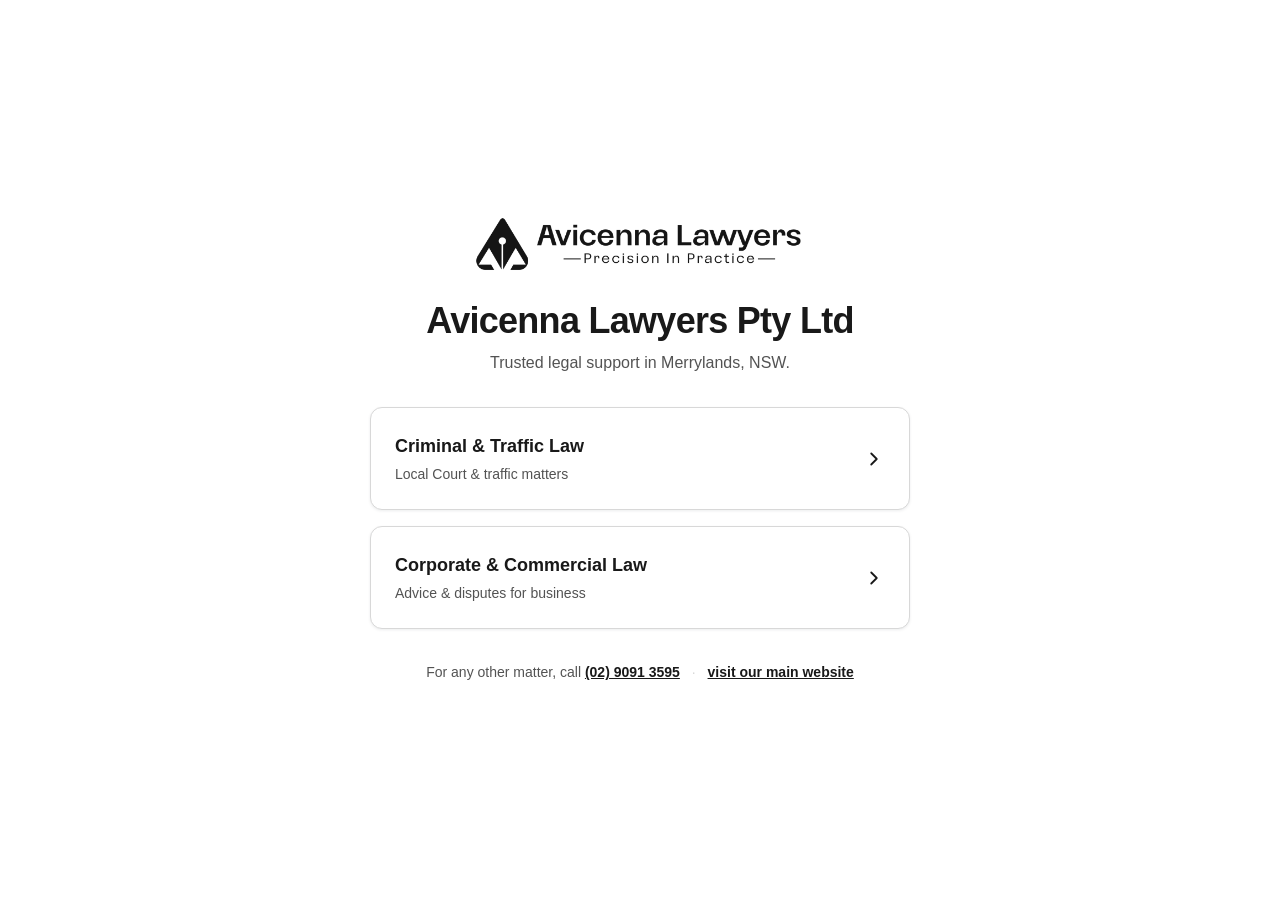
<file: index.html>
<!DOCTYPE html>
<!--
  ==========================================================================
  Avicenna Lawyers — Root splash ("choose your matter").
  Utility page so the bare domain resolves professionally instead of 404ing.
  Deliberately lightweight: reuses styles.css + the existing header logo,
  no theme class (neutral base tokens), no new assets. noindex.
  ==========================================================================
-->
<html lang="en-AU" class="no-js">
<head>
  <meta charset="UTF-8" />
  <meta name="viewport" content="width=device-width, initial-scale=1" />
  <title>Avicenna Lawyers Pty Ltd — Merrylands, NSW</title>
  <meta name="description" content="Avicenna Lawyers Pty Ltd — a boutique law firm in Merrylands, NSW. Choose your matter: criminal &amp; traffic, or corporate &amp; commercial." />
  <meta name="robots" content="noindex" />
  <meta name="theme-color" content="#191919" />
  <link rel="icon" type="image/png" href="assets/img/favicon.png" />
  <script>document.documentElement.classList.remove('no-js');document.documentElement.classList.add('js');</script>
  <link rel="stylesheet" href="styles.css" />
  <style>
    /* Scoped layout for the splash only — centred, mobile-first. */
    .splash { min-height: 100vh; min-height: 100svh; display: grid; place-items: center; padding: var(--sp-6) var(--sp-4); }
    .splash__inner { width: 100%; max-width: 540px; text-align: center; }
    .splash__logo { height: 52px; width: auto; margin: 0 auto var(--sp-5); }
    .splash h1 { font-size: var(--fs-xl); margin-bottom: var(--sp-2); }
    .splash__tagline { color: var(--text-soft); margin-bottom: var(--sp-6); }
    .splash__choices { display: grid; gap: var(--sp-4); text-align: left; }
    .choice {
      display: flex; align-items: center; justify-content: space-between; gap: var(--sp-4);
      padding: var(--sp-5); background: var(--surface); border: 1px solid var(--line);
      border-radius: var(--radius); box-shadow: var(--shadow-sm); text-decoration: none;
      color: var(--text); transition: border-color 0.15s ease, box-shadow 0.15s ease, transform 0.05s ease;
    }
    .choice:hover { border-color: var(--brand); box-shadow: var(--shadow); }
    .choice:active { transform: translateY(1px); }
    .choice__title { display: block; font-weight: 800; font-size: var(--fs-md); color: var(--text); }
    .choice__sub { display: block; font-size: var(--fs-sm); color: var(--text-soft); margin-top: 2px; }
    .choice__arrow { flex: none; color: var(--brand); }
    .splash__more { margin: var(--sp-6) 0 0; font-size: var(--fs-sm); color: var(--text-soft); }
    .splash__more a { font-weight: 700; }
    .splash__dot { margin: 0 var(--sp-2); color: var(--line); }
    @media (min-width: 720px) { .splash__logo { height: 60px; } .splash h1 { font-size: var(--fs-2xl); } }
  </style>
</head>
<body>
  <main class="splash">
    <div class="splash__inner">
      <img class="splash__logo" src="assets/img/logo-header.png" alt="Avicenna Lawyers" width="1210" height="218" loading="eager" decoding="async" />
      <h1>Avicenna Lawyers Pty Ltd</h1>
      <p class="splash__tagline">Trusted legal support in Merrylands, NSW.</p>

      <nav class="splash__choices" aria-label="Choose your matter">
        <a class="choice" href="/criminal-traffic">
          <span>
            <span class="choice__title">Criminal &amp; Traffic Law</span>
            <span class="choice__sub">Local Court &amp; traffic matters</span>
          </span>
          <svg class="choice__arrow" width="22" height="22" viewBox="0 0 24 24" fill="none" aria-hidden="true"><path d="M9 6l6 6-6 6" stroke="currentColor" stroke-width="2" stroke-linecap="round" stroke-linejoin="round"/></svg>
        </a>
        <a class="choice" href="/corporate-commercial">
          <span>
            <span class="choice__title">Corporate &amp; Commercial Law</span>
            <span class="choice__sub">Advice &amp; disputes for business</span>
          </span>
          <svg class="choice__arrow" width="22" height="22" viewBox="0 0 24 24" fill="none" aria-hidden="true"><path d="M9 6l6 6-6 6" stroke="currentColor" stroke-width="2" stroke-linecap="round" stroke-linejoin="round"/></svg>
        </a>
      </nav>

      <p class="splash__more">
        For any other matter, call
        <a href="tel:+61290913595">(02) 9091 3595</a>
        <span class="splash__dot" aria-hidden="true">·</span>
        <a href="https://avicennalawyers.com.au" rel="noopener">visit our main website</a>
      </p>
    </div>
  </main>
</body>
</html>
</file>
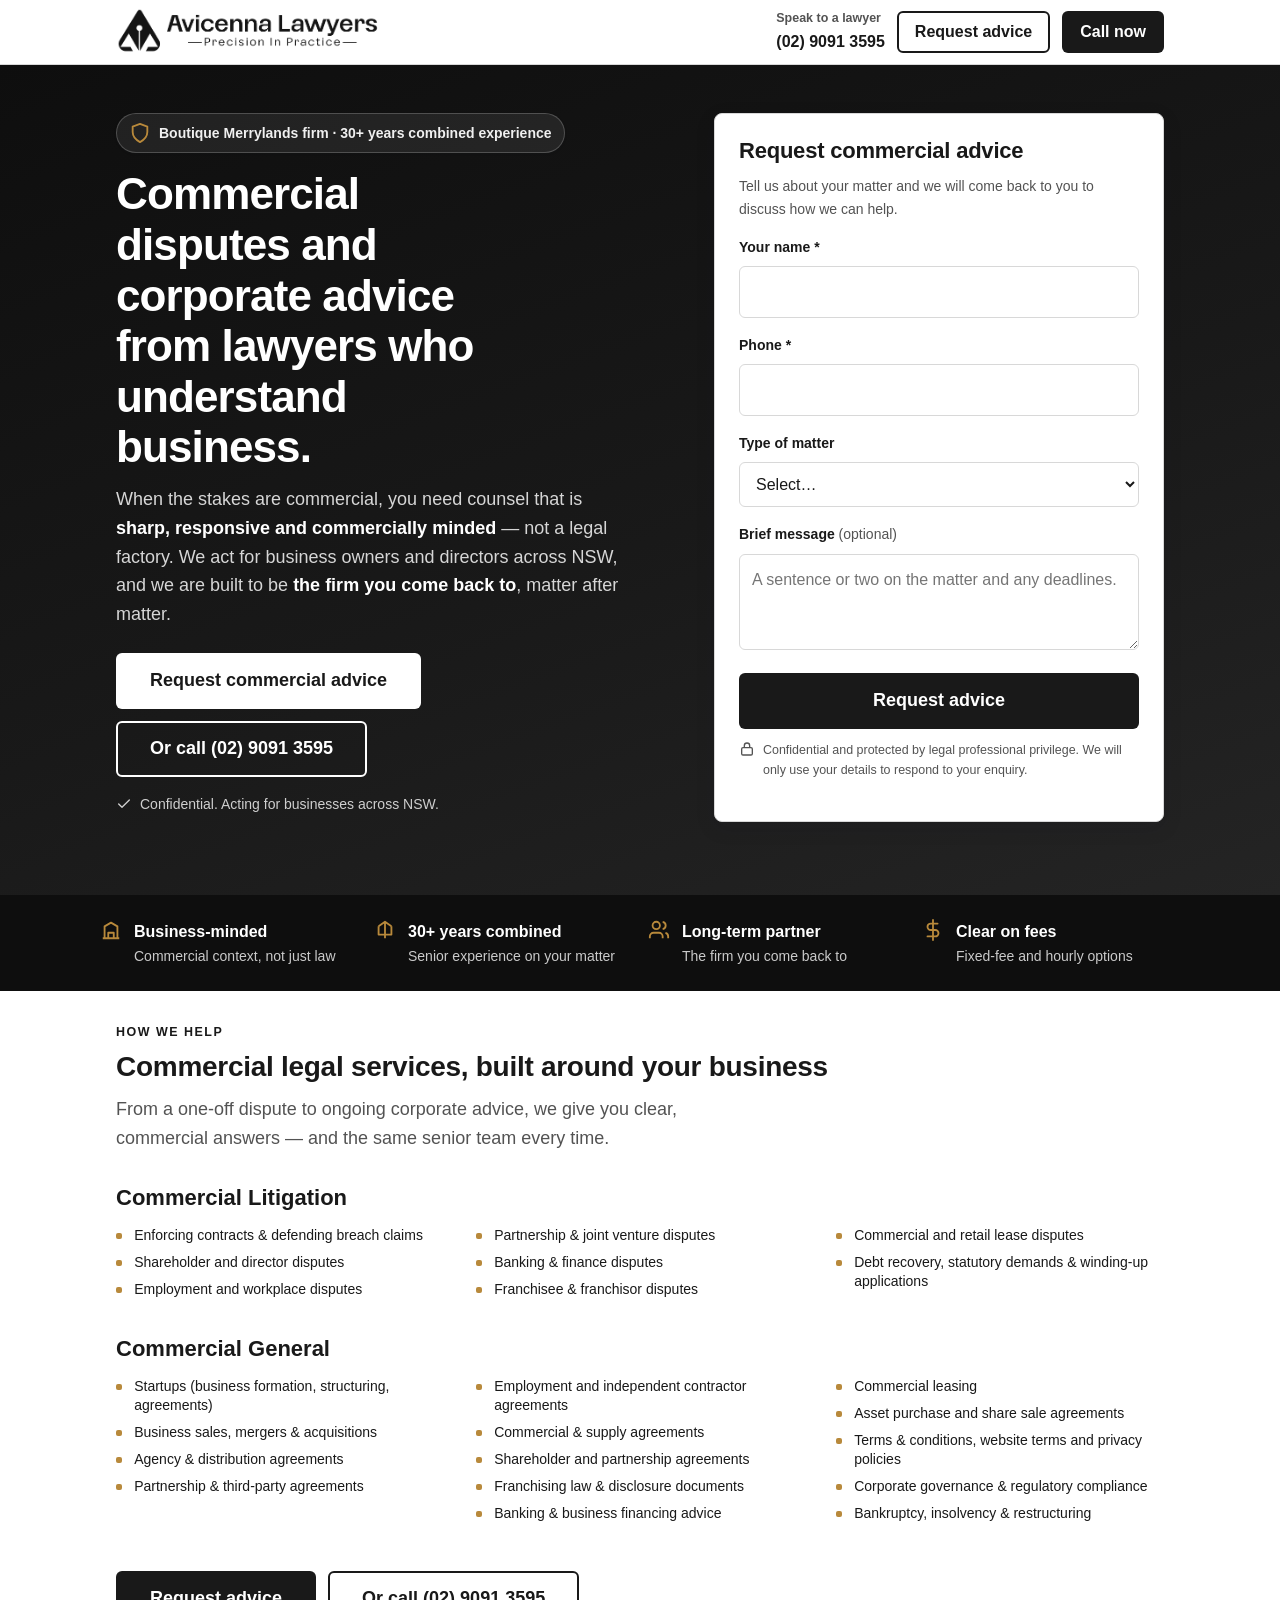
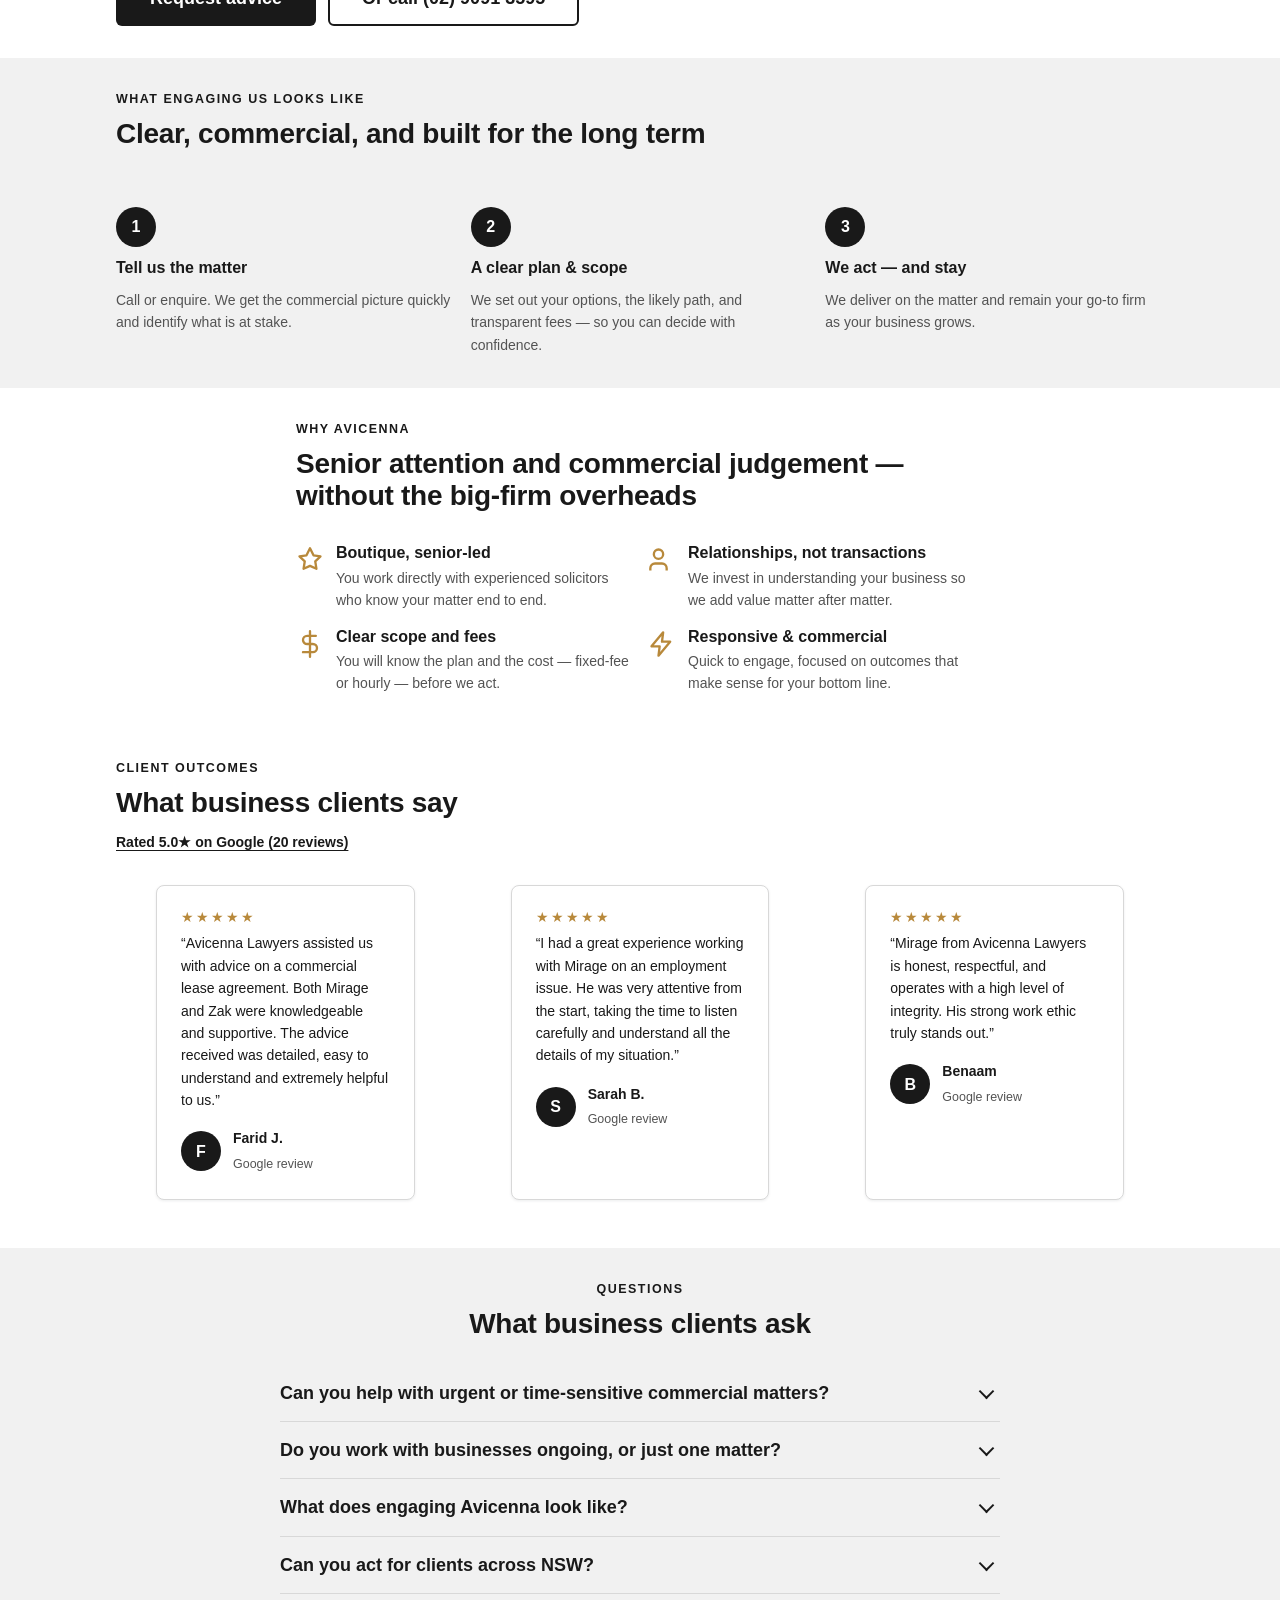
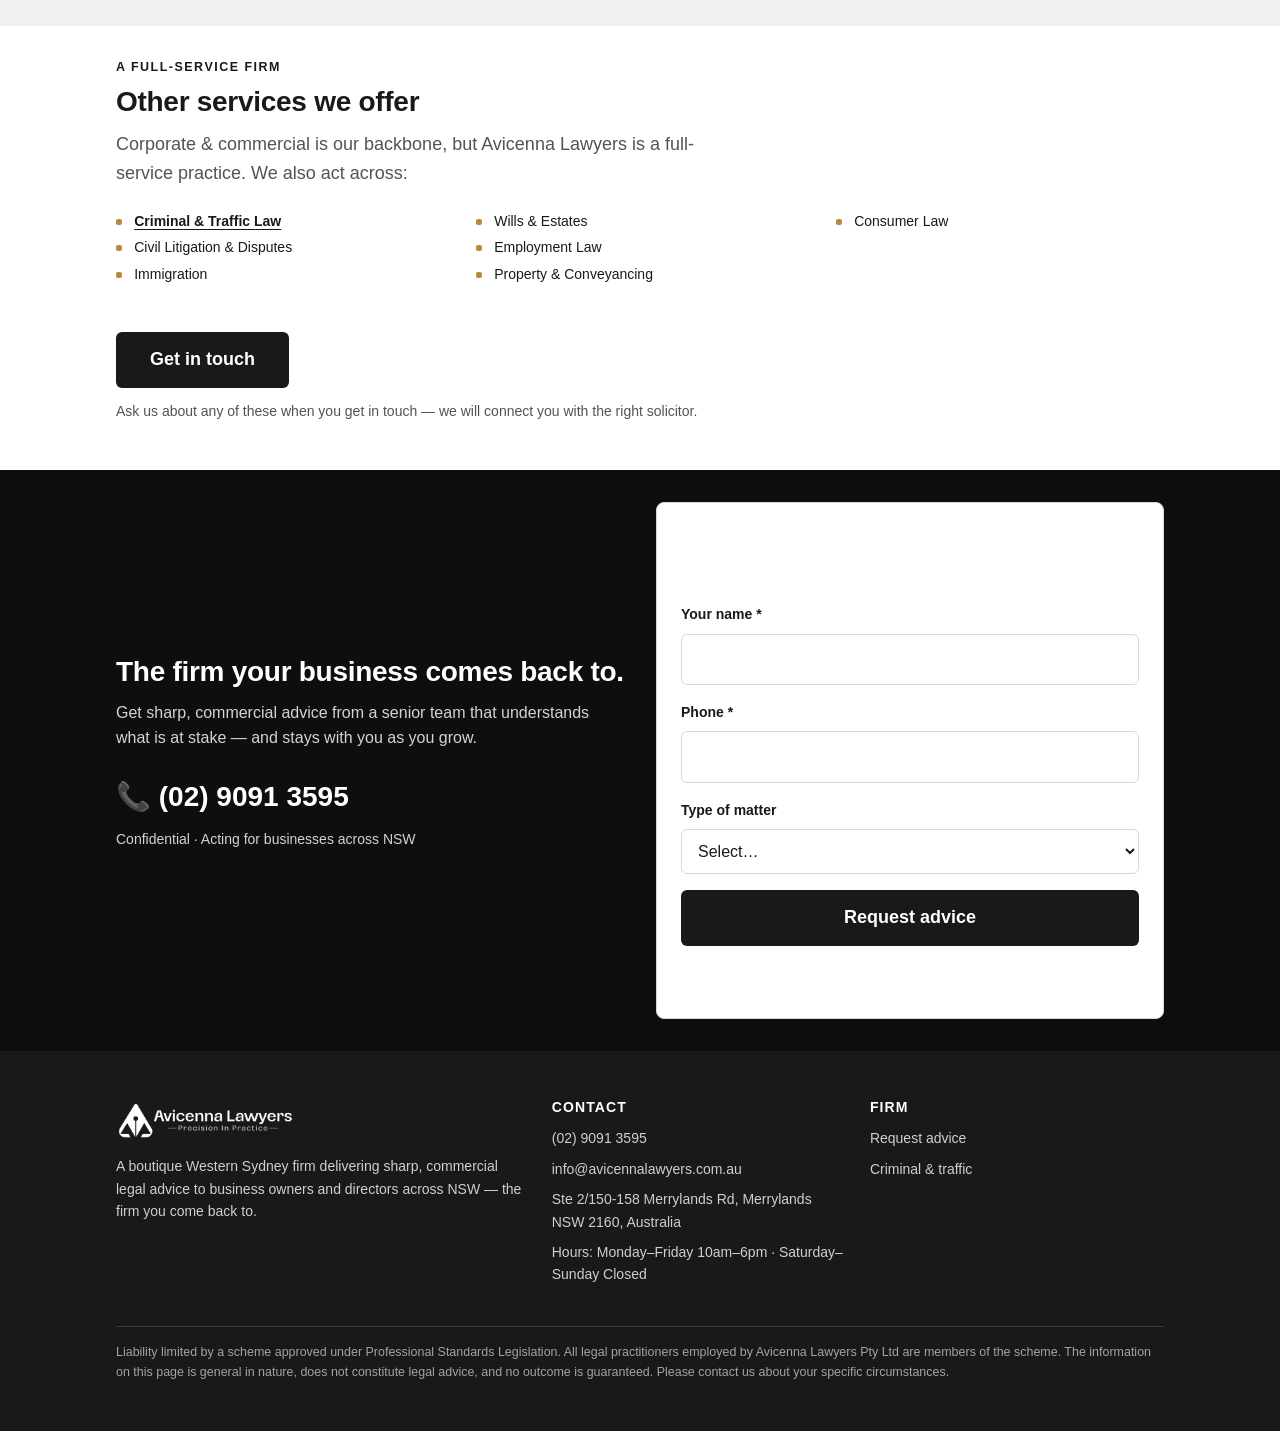
<file: corporate-commercial.html>
<!DOCTYPE html>
<!--
  ==========================================================================
  Avicenna Lawyers — Landing Page 2: Corporate & Commercial
  Google Ads conversion page. Sharp / confident / commercial.

  TODO — FILL BEFORE GOING LIVE (every placeholder on this page):
    [x] [[PHONE]]          - main phone number (header, hero, mobile bar, final CTA, footer)
    [x] [[PHONE_DIGITS]]   - same number, digits only for tel: (e.g. +61298000000)
    [x] [[EMAIL]]          - contact email (footer)
    [x] [[ADDRESS]]        - Merrylands NSW office address (footer)
    [x] [[ABN]]            - removed from footer (per client)
    [x] [[HOURS]]          - opening hours added to footer
    [x] Form endpoint      - wired to Google Apps Script web app (form action + CONFIG.FORM_ENDPOINT in main.js)
    [ ] GA4 / Ads IDs      - replace G-XXXXXXXXXX + AW-XXXXXXXXXX in the <head> gtag snippet
    [ ] Ads conv. labels   - add conversion labels to CONFIG.ADS_CONVERSIONS in main.js
    [x] Testimonials       - real Google reviews added; rating 5.0 / 20 reviews + reviews link wired
    [x] [[TODO confirm]]   - service lines set (Commercial Litigation + Commercial General); no free-consult on corporate
  ==========================================================================
-->
<html lang="en-AU" class="no-js">
<head>
  <meta charset="UTF-8" />
  <meta name="viewport" content="width=device-width, initial-scale=1" />
  <title>Commercial &amp; corporate lawyers who understand business | Avicenna Lawyers, Merrylands</title>
  <meta name="description" content="Commercial disputes and corporate advice from Avicenna Lawyers, Merrylands. A boutique Western Sydney firm acting for business owners and directors across NSW — the firm you come back to." />
  <meta name="robots" content="index,follow" />
  <meta name="theme-color" content="#191919" />
  <link rel="icon" type="image/png" href="assets/img/favicon.png" />
  <link rel="preconnect" href="https://script.google.com" />

  <!-- Google tag (gtag.js) — GA4 + Google Ads.
       TODO: replace G-XXXXXXXXXX (GA4 Measurement ID) and AW-XXXXXXXXXX (Google Ads Conversion ID). -->
  <script async src="https://www.googletagmanager.com/gtag/js?id=G-XXXXXXXXXX"></script>
  <script>
    window.dataLayer = window.dataLayer || [];
    function gtag(){dataLayer.push(arguments);}
    gtag('js', new Date());
    gtag('config', 'G-XXXXXXXXXX');   // GA4 Measurement ID
    gtag('config', 'AW-XXXXXXXXXX');  // Google Ads Conversion ID
  </script>

  <script>document.documentElement.classList.remove('no-js');document.documentElement.classList.add('js');</script>
  <link rel="stylesheet" href="styles.css" />
</head>
<body class="theme-corporate">
  <a class="skip-link" href="#enquiry">Skip to enquiry form</a>

  <!-- ============================== HEADER ============================== -->
  <header class="site-header">
    <div class="container site-header__inner">
      <a class="brand" href="#top" aria-label="Avicenna Lawyers home">
        <img class="brand__logo" src="assets/img/logo-header.png" alt="Avicenna Lawyers" width="1210" height="218" loading="eager" decoding="async" />
      </a>
      <div class="header-actions">
        <a class="header-phone" href="tel:+61290913595" data-conversion="call_header">
          <span>Speak to a lawyer</span>(02) 9091 3595
        </a>
        <a class="btn btn--ghost" href="#enquiry">Request advice</a>
        <a class="btn btn--primary" href="tel:+61290913595" data-conversion="call_header_btn">Call now</a>
      </div>
    </div>
  </header>

  <main id="top">
    <!-- ============================== HERO ============================== -->
    <section class="hero">
      <div class="container">
        <div class="hero__grid">
          <div>
            <span class="hero__credibility">
              <svg class="trust__icon" width="18" height="18" viewBox="0 0 24 24" fill="none" aria-hidden="true"><path d="M12 2 4 5v6c0 5 3.4 8.5 8 11 4.6-2.5 8-6 8-11V5l-8-3Z" stroke="currentColor" stroke-width="2" stroke-linejoin="round"/></svg>
              Boutique Merrylands firm · 30+ years combined experience
            </span>
            <h1>Commercial disputes and corporate advice from lawyers who understand business.</h1>
            <p class="hero__sub">
              When the stakes are commercial, you need counsel that is <strong>sharp, responsive and
              commercially minded</strong> — not a legal factory. We act for business owners and directors
              across NSW, and we are built to be <strong>the firm you come back to</strong>, matter after matter.
            </p>
            <div class="hero__cta">
              <a class="btn btn--primary btn--lg" href="#enquiry" data-conversion="hero_enquire">Request commercial advice</a>
              <a class="btn btn--ghost btn--lg" href="tel:+61290913595" data-conversion="hero_call">Or call (02) 9091 3595</a>
            </div>
            <p class="hero__reassure">
              <svg width="16" height="16" viewBox="0 0 24 24" fill="none" aria-hidden="true"><path d="M20 6 9 17l-5-5" stroke="currentColor" stroke-width="2" stroke-linecap="round" stroke-linejoin="round"/></svg>
              Confidential. Acting for businesses across NSW.
            </p>
          </div>

          <div id="enquiry" class="form-card">
            <h2>Request commercial advice</h2>
            <p class="form-card__hint">Tell us about your matter and we will come back to you to discuss how we can help.</p>
            <form class="lead-form" action="https://script.google.com/macros/s/AKfycbyVFiA5mJ1QDE_6fNYj-7Kh9RE9vsbh9xHDrc8HQ2Yl6l_O7NMRlylgyOsww6y41-XFHw/exec" method="post" novalidate data-form="corporate-commercial">
              <input type="hidden" name="page" value="corporate-commercial" />
              <div class="visually-hidden" aria-hidden="true">
                <label>Leave this blank<input type="text" name="_gotcha" tabindex="-1" autocomplete="off" /></label>
              </div>

              <div class="field">
                <label for="cc-name">Your name <span class="req" aria-hidden="true">*</span></label>
                <input id="cc-name" name="name" type="text" autocomplete="name" required />
                <span class="field__error">Please enter your name.</span>
              </div>
              <div class="field">
                <label for="cc-phone">Phone <span class="req" aria-hidden="true">*</span></label>
                <input id="cc-phone" name="phone" type="tel" inputmode="tel" autocomplete="tel" required />
                <span class="field__error">Please enter a phone number we can reach you on.</span>
              </div>
              <div class="field">
                <label for="cc-matter">Type of matter</label>
                <select id="cc-matter" name="matter">
                  <option value="">Select…</option>
                  <option>Commercial dispute / litigation</option>
                  <option>Contracts &amp; commercial agreements</option>
                  <option>Corporate advisory &amp; structuring</option>
                  <option>Debt recovery</option>
                  <option>Shareholder / partnership dispute</option>
                  <option>Business sale or purchase</option>
                  <option>Something else</option>
                </select>
              </div>
              <div class="field">
                <label for="cc-message">Brief message <span style="font-weight:400;color:var(--text-soft)">(optional)</span></label>
                <textarea id="cc-message" name="message" placeholder="A sentence or two on the matter and any deadlines."></textarea>
              </div>
              <button class="btn btn--primary btn--block btn--lg" type="submit" data-conversion="form_submit">Request advice</button>
              <p class="form-privacy">
                <svg width="16" height="16" viewBox="0 0 24 24" fill="none" aria-hidden="true" style="flex:none"><rect x="4" y="10" width="16" height="11" rx="2" stroke="currentColor" stroke-width="2"/><path d="M8 10V7a4 4 0 0 1 8 0v3" stroke="currentColor" stroke-width="2"/></svg>
                Confidential and protected by legal professional privilege. We will only use your details to respond to your enquiry.
              </p>
              <div class="form-status" role="status" aria-live="polite"></div>
            </form>
          </div>
        </div>
      </div>
    </section>

    <!-- ============================== TRUST STRIP ============================== -->
    <section class="trust" aria-label="Why businesses choose us">
      <div class="container trust__grid">
        <div class="trust__item">
          <svg class="trust__icon" viewBox="0 0 24 24" fill="none" aria-hidden="true"><path d="M3 21h18M5 21V8l7-4 7 4v13M9 21v-6h6v6" stroke="currentColor" stroke-width="2" stroke-linejoin="round"/></svg>
          <div><strong>Business-minded</strong><span>Commercial context, not just law</span></div>
        </div>
        <div class="trust__item">
          <svg class="trust__icon" viewBox="0 0 24 24" fill="none" aria-hidden="true"><path d="M12 3v18M5 8l7-5 7 5M5 8v9h14V8" stroke="currentColor" stroke-width="2" stroke-linejoin="round"/></svg>
          <div><strong>30+ years combined</strong><span>Senior experience on your matter</span></div>
        </div>
        <div class="trust__item">
          <svg class="trust__icon" viewBox="0 0 24 24" fill="none" aria-hidden="true"><path d="M16 21v-2a4 4 0 0 0-4-4H6a4 4 0 0 0-4 4v2M9 11a4 4 0 1 0 0-8 4 4 0 0 0 0 8ZM22 21v-2a4 4 0 0 0-3-3.87M16 3.13A4 4 0 0 1 16 11" stroke="currentColor" stroke-width="2" stroke-linejoin="round"/></svg>
          <div><strong>Long-term partner</strong><span>The firm you come back to</span></div>
        </div>
        <div class="trust__item">
          <svg class="trust__icon" viewBox="0 0 24 24" fill="none" aria-hidden="true"><path d="M12 1v22M17 5H9.5a3.5 3.5 0 0 0 0 7h5a3.5 3.5 0 0 1 0 7H6" stroke="currentColor" stroke-width="2" stroke-linecap="round" stroke-linejoin="round"/></svg>
          <div><strong>Clear on fees</strong><span>Fixed-fee and hourly options</span></div>
        </div>
      </div>
    </section>

    <!-- ============================== SERVICES ============================== -->
    <section class="section" aria-labelledby="help-h">
      <div class="container">
        <p class="section__eyebrow">How we help</p>
        <h2 id="help-h">Commercial legal services, built around your business</h2>
        <p class="section__lead">From a one-off dispute to ongoing corporate advice, we give you clear, commercial answers — and the same senior team every time.</p>

        <div class="matter-group">
          <h3 class="matter-group__title">Commercial Litigation</h3>
          <ul class="matter-list">
            <li>Enforcing contracts &amp; defending breach claims</li>
            <li>Shareholder and director disputes</li>
            <li>Employment and workplace disputes</li>
            <li>Partnership &amp; joint venture disputes</li>
            <li>Banking &amp; finance disputes</li>
            <li>Franchisee &amp; franchisor disputes</li>
            <li>Commercial and retail lease disputes</li>
            <li>Debt recovery, statutory demands &amp; winding-up applications</li>
          </ul>
        </div>

        <div class="matter-group">
          <h3 class="matter-group__title">Commercial General</h3>
          <ul class="matter-list">
            <li>Startups (business formation, structuring, agreements)</li>
            <li>Business sales, mergers &amp; acquisitions</li>
            <li>Agency &amp; distribution agreements</li>
            <li>Partnership &amp; third-party agreements</li>
            <li>Employment and independent contractor agreements</li>
            <li>Commercial &amp; supply agreements</li>
            <li>Shareholder and partnership agreements</li>
            <li>Franchising law &amp; disclosure documents</li>
            <li>Banking &amp; business financing advice</li>
            <li>Commercial leasing</li>
            <li>Asset purchase and share sale agreements</li>
            <li>Terms &amp; conditions, website terms and privacy policies</li>
            <li>Corporate governance &amp; regulatory compliance</li>
            <li>Bankruptcy, insolvency &amp; restructuring</li>
          </ul>
        </div>

        <div class="matter-cta">
          <a class="btn btn--primary btn--lg" href="#enquiry" data-conversion="services_enquire">Request advice</a>
          <a class="btn btn--ghost btn--lg" href="tel:+61290913595" data-conversion="services_call">Or call (02) 9091 3595</a>
        </div>
      </div>
    </section>

    <!-- ============================== PROCESS ============================== -->
    <section class="section section--alt" aria-labelledby="steps-h">
      <div class="container">
        <p class="section__eyebrow">What engaging us looks like</p>
        <h2 id="steps-h">Clear, commercial, and built for the long term</h2>
        <div class="steps" style="margin-top:var(--sp-6)">
          <div class="step">
            <div class="step__num">1</div>
            <h3>Tell us the matter</h3>
            <p>Call or enquire. We get the commercial picture quickly and identify what is at stake.</p>
          </div>
          <div class="step">
            <div class="step__num">2</div>
            <h3>A clear plan &amp; scope</h3>
            <p>We set out your options, the likely path, and transparent fees — so you can decide with confidence.</p>
          </div>
          <div class="step">
            <div class="step__num">3</div>
            <h3>We act — and stay</h3>
            <p>We deliver on the matter and remain your go-to firm as your business grows.</p>
          </div>
        </div>
      </div>
    </section>

    <!-- ============================== WHY AVICENNA ============================== -->
    <section class="section" aria-labelledby="why-h">
      <div class="container narrow">
        <p class="section__eyebrow">Why Avicenna</p>
        <h2 id="why-h">Senior attention and commercial judgement — without the big-firm overheads</h2>
        <div class="why-grid" style="margin-top:var(--sp-6)">
          <div class="why-item">
            <svg class="why-item__icon" viewBox="0 0 24 24" fill="none" aria-hidden="true"><path d="m12 2 3 6 6 .9-4.5 4.3 1 6.3L12 17l-5.5 2.5 1-6.3L3 8.9 9 8l3-6Z" stroke="currentColor" stroke-width="2" stroke-linejoin="round"/></svg>
            <div><h3>Boutique, senior-led</h3><p>You work directly with experienced solicitors who know your matter end to end.</p></div>
          </div>
          <div class="why-item">
            <svg class="why-item__icon" viewBox="0 0 24 24" fill="none" aria-hidden="true"><path d="M16 21v-2a4 4 0 0 0-4-4H6a4 4 0 0 0-4 4v2M9 11a4 4 0 1 0 0-8 4 4 0 0 0 0 8Z" stroke="currentColor" stroke-width="2"/></svg>
            <div><h3>Relationships, not transactions</h3><p>We invest in understanding your business so we add value matter after matter.</p></div>
          </div>
          <div class="why-item">
            <svg class="why-item__icon" viewBox="0 0 24 24" fill="none" aria-hidden="true"><path d="M12 1v22M17 5H9.5a3.5 3.5 0 0 0 0 7h5a3.5 3.5 0 0 1 0 7H6" stroke="currentColor" stroke-width="2" stroke-linecap="round" stroke-linejoin="round"/></svg>
            <div><h3>Clear scope and fees</h3><p>You will know the plan and the cost — fixed-fee or hourly — before we act.</p></div>
          </div>
          <div class="why-item">
            <svg class="why-item__icon" viewBox="0 0 24 24" fill="none" aria-hidden="true"><path d="M13 2 3 14h7l-1 8 10-12h-7l1-8Z" stroke="currentColor" stroke-width="2" stroke-linejoin="round"/></svg>
            <div><h3>Responsive &amp; commercial</h3><p>Quick to engage, focused on outcomes that make sense for your bottom line.</p></div>
          </div>
        </div>
      </div>
    </section>

    <!-- Multilingual section removed — the languages feature now appears on the criminal page only. -->

    <!-- ============================== TESTIMONIALS ============================== -->
    <section class="section" aria-labelledby="reviews-h">
      <div class="container">
        <p class="section__eyebrow">Client outcomes</p>
        <h2 id="reviews-h">What business clients say</h2>
        <p class="reviews-link"><a href="https://maps.app.goo.gl/AhYmFJUgGAVG3Uxz9" target="_blank" rel="noopener noreferrer">Rated 5.0★ on Google (20 reviews)</a></p>
        <div class="testimonials" style="margin-top:var(--sp-4)">
          <figure class="testimonial">
            <div class="testimonial__stars" role="img" aria-label="Rated 5 out of 5 stars">★★★★★</div>
            <p>“Avicenna Lawyers assisted us with advice on a commercial lease agreement. Both Mirage and Zak were knowledgeable and supportive. The advice received was detailed, easy to understand and extremely helpful to us.”</p>
            <figcaption class="testimonial__person">
              <span class="testimonial__avatar" aria-hidden="true">F</span>
              <span class="testimonial__meta"><strong>Farid J.</strong><span>Google review</span></span>
            </figcaption>
          </figure>
          <figure class="testimonial">
            <div class="testimonial__stars" role="img" aria-label="Rated 5 out of 5 stars">★★★★★</div>
            <p>“I had a great experience working with Mirage on an employment issue. He was very attentive from the start, taking the time to listen carefully and understand all the details of my situation.”</p>
            <figcaption class="testimonial__person">
              <span class="testimonial__avatar" aria-hidden="true">S</span>
              <span class="testimonial__meta"><strong>Sarah B.</strong><span>Google review</span></span>
            </figcaption>
          </figure>
          <figure class="testimonial">
            <div class="testimonial__stars" role="img" aria-label="Rated 5 out of 5 stars">★★★★★</div>
            <p>“Mirage from Avicenna Lawyers is honest, respectful, and operates with a high level of integrity. His strong work ethic truly stands out.”</p>
            <figcaption class="testimonial__person">
              <span class="testimonial__avatar" aria-hidden="true">B</span>
              <span class="testimonial__meta"><strong>Benaam</strong><span>Google review</span></span>
            </figcaption>
          </figure>
        </div>
      </div>
    </section>

    <!-- ============================== FAQ ============================== -->
    <section class="section section--alt" aria-labelledby="faq-h">
      <div class="container">
        <p class="section__eyebrow center">Questions</p>
        <h2 id="faq-h" class="center">What business clients ask</h2>
        <div class="faq" data-faq style="margin-top:var(--sp-5)">
          <div class="faq__item">
            <button class="faq__q" aria-expanded="false">Can you help with urgent or time-sensitive commercial matters?</button>
            <div class="faq__a"><div class="faq__a-inner">Yes. Commercial matters often move fast, so tell us your matter and any deadlines when you get in touch and we will prioritise it accordingly — and be upfront about the immediate steps worth taking.</div></div>
          </div>
          <div class="faq__item">
            <button class="faq__q" aria-expanded="false">Do you work with businesses ongoing, or just one matter?</button>
            <div class="faq__a"><div class="faq__a-inner">Both — but we are built for the long term. Many clients start with a single matter and stay with us as their regular commercial counsel. We invest in understanding your business so we add more value each time.</div></div>
          </div>
          <div class="faq__item">
            <button class="faq__q" aria-expanded="false">What does engaging Avicenna look like?</button>
            <div class="faq__a"><div class="faq__a-inner">A clear conversation about your matter, a scope of work and transparent fees, then we act. You deal with the same senior solicitors throughout — no being passed down a chain of juniors.</div></div>
          </div>
          <div class="faq__item">
            <button class="faq__q" aria-expanded="false">Can you act for clients across NSW?</button>
            <div class="faq__a"><div class="faq__a-inner">Yes. We are based in Merrylands but act for business clients across NSW, with much of the work handled by phone, video and email where that is efficient for you.</div></div>
          </div>
        </div>
      </div>
    </section>

    <!-- ============================== OTHER SERVICES ============================== -->
    <section class="section" aria-labelledby="other-h">
      <div class="container">
        <p class="section__eyebrow">A full-service firm</p>
        <h2 id="other-h">Other services we offer</h2>
        <p class="section__lead">Corporate &amp; commercial is our backbone, but Avicenna Lawyers is a full-service practice. We also act across:</p>
        <ul class="matter-list" style="margin-top:var(--sp-5)">
          <li><a href="criminal-traffic.html" style="text-decoration:underline;text-underline-offset:3px;font-weight:600">Criminal &amp; Traffic Law</a></li>
          <li>Civil Litigation &amp; Disputes</li>
          <li>Immigration</li>
          <li>Wills &amp; Estates</li>
          <li>Employment Law</li>
          <li>Property &amp; Conveyancing</li>
          <li>Consumer Law</li>
        </ul>
        <div class="matter-cta">
          <a class="btn btn--primary btn--lg" href="#enquiry" data-conversion="other_services_enquire">Get in touch</a>
        </div>
        <p class="matter-cta__note">Ask us about any of these when you get in touch — we will connect you with the right solicitor.</p>
      </div>
    </section>

    <!-- ============================== FINAL CTA ============================== -->
    <section class="section final-cta" aria-labelledby="final-h">
      <div class="container final-cta__grid">
        <div>
          <h2 id="final-h">The firm your business comes back to.</h2>
          <p>Get sharp, commercial advice from a senior team that understands what is at stake — and stays with you as you grow.</p>
          <a class="final-cta__phone" href="tel:+61290913595" data-conversion="final_call">📞 (02) 9091 3595</a>
          <p style="margin-top:var(--sp-2);font-size:var(--fs-sm)">Confidential · Acting for businesses across NSW</p>
        </div>
        <div class="form-card">
          <h2>Request commercial advice</h2>
          <p class="form-card__hint">Leave your details and we will be in touch to discuss your matter.</p>
          <form class="lead-form" action="https://script.google.com/macros/s/AKfycbyVFiA5mJ1QDE_6fNYj-7Kh9RE9vsbh9xHDrc8HQ2Yl6l_O7NMRlylgyOsww6y41-XFHw/exec" method="post" novalidate data-form="corporate-commercial-final">
            <input type="hidden" name="page" value="corporate-commercial" />
            <div class="visually-hidden" aria-hidden="true">
              <label>Leave this blank<input type="text" name="_gotcha" tabindex="-1" autocomplete="off" /></label>
            </div>
            <div class="field">
              <label for="cc2-name">Your name <span class="req" aria-hidden="true">*</span></label>
              <input id="cc2-name" name="name" type="text" autocomplete="name" required />
              <span class="field__error">Please enter your name.</span>
            </div>
            <div class="field">
              <label for="cc2-phone">Phone <span class="req" aria-hidden="true">*</span></label>
              <input id="cc2-phone" name="phone" type="tel" inputmode="tel" autocomplete="tel" required />
              <span class="field__error">Please enter a phone number we can reach you on.</span>
            </div>
            <div class="field">
              <label for="cc2-matter">Type of matter</label>
              <select id="cc2-matter" name="matter">
                <option value="">Select…</option>
                <option>Commercial dispute / litigation</option>
                <option>Contracts &amp; commercial agreements</option>
                <option>Corporate advisory &amp; structuring</option>
                <option>Debt recovery</option>
                <option>Shareholder / partnership dispute</option>
                <option>Business sale or purchase</option>
                <option>Something else</option>
              </select>
            </div>
            <button class="btn btn--primary btn--block btn--lg" type="submit" data-conversion="form_submit_final">Request advice</button>
            <p class="form-privacy">Confidential and protected by legal professional privilege.</p>
            <div class="form-status" role="status" aria-live="polite"></div>
          </form>
        </div>
      </div>
    </section>
  </main>

  <!-- ============================== FOOTER ============================== -->
  <footer class="site-footer">
    <div class="container site-footer__grid">
      <div>
        <a class="brand" href="#top" aria-label="Avicenna Lawyers home" style="margin-bottom:var(--sp-3)">
          <img class="footer-logo" src="assets/img/logo-footer.png" alt="Avicenna Lawyers" width="2048" height="500" loading="lazy" decoding="async" />
        </a>
        <p>A boutique Western Sydney firm delivering sharp, commercial legal advice to business owners and directors across NSW — the firm you come back to.</p>
      </div>
      <div>
        <h4>Contact</h4>
        <ul>
          <li><a href="tel:+61290913595" data-conversion="call_footer">(02) 9091 3595</a></li>
          <li><a href="mailto:info@avicennalawyers.com.au">info@avicennalawyers.com.au</a></li>
          <li>Ste 2/150-158 Merrylands Rd, Merrylands NSW 2160, Australia</li>
          <li>Hours: Monday–Friday 10am–6pm · Saturday–Sunday Closed</li>
        </ul>
      </div>
      <div>
        <h4>Firm</h4>
        <ul>
          <li><a href="#enquiry">Request advice</a></li>
          <li><a href="criminal-traffic.html">Criminal &amp; traffic</a></li>
        </ul>
      </div>
    </div>
    <div class="container">
      <p class="site-footer__legal">
        Liability limited by a scheme approved under Professional Standards Legislation. All legal practitioners employed by Avicenna Lawyers Pty Ltd are members of the scheme.
        The information on this page is general in nature, does not constitute legal advice, and no outcome is guaranteed. Please contact us about your specific circumstances.
      </p>
    </div>
  </footer>

  <!-- ============================== MOBILE STICKY CTA ============================== -->
  <nav class="mobile-cta" aria-label="Quick contact">
    <a class="btn btn--primary" href="tel:+61290913595" data-conversion="call_mobilebar">Call now</a>
    <a class="btn btn--ghost" href="#enquiry" data-conversion="enquire_mobilebar">Request advice</a>
  </nav>

  <script src="main.js" defer></script>
</body>
</html>
</file>
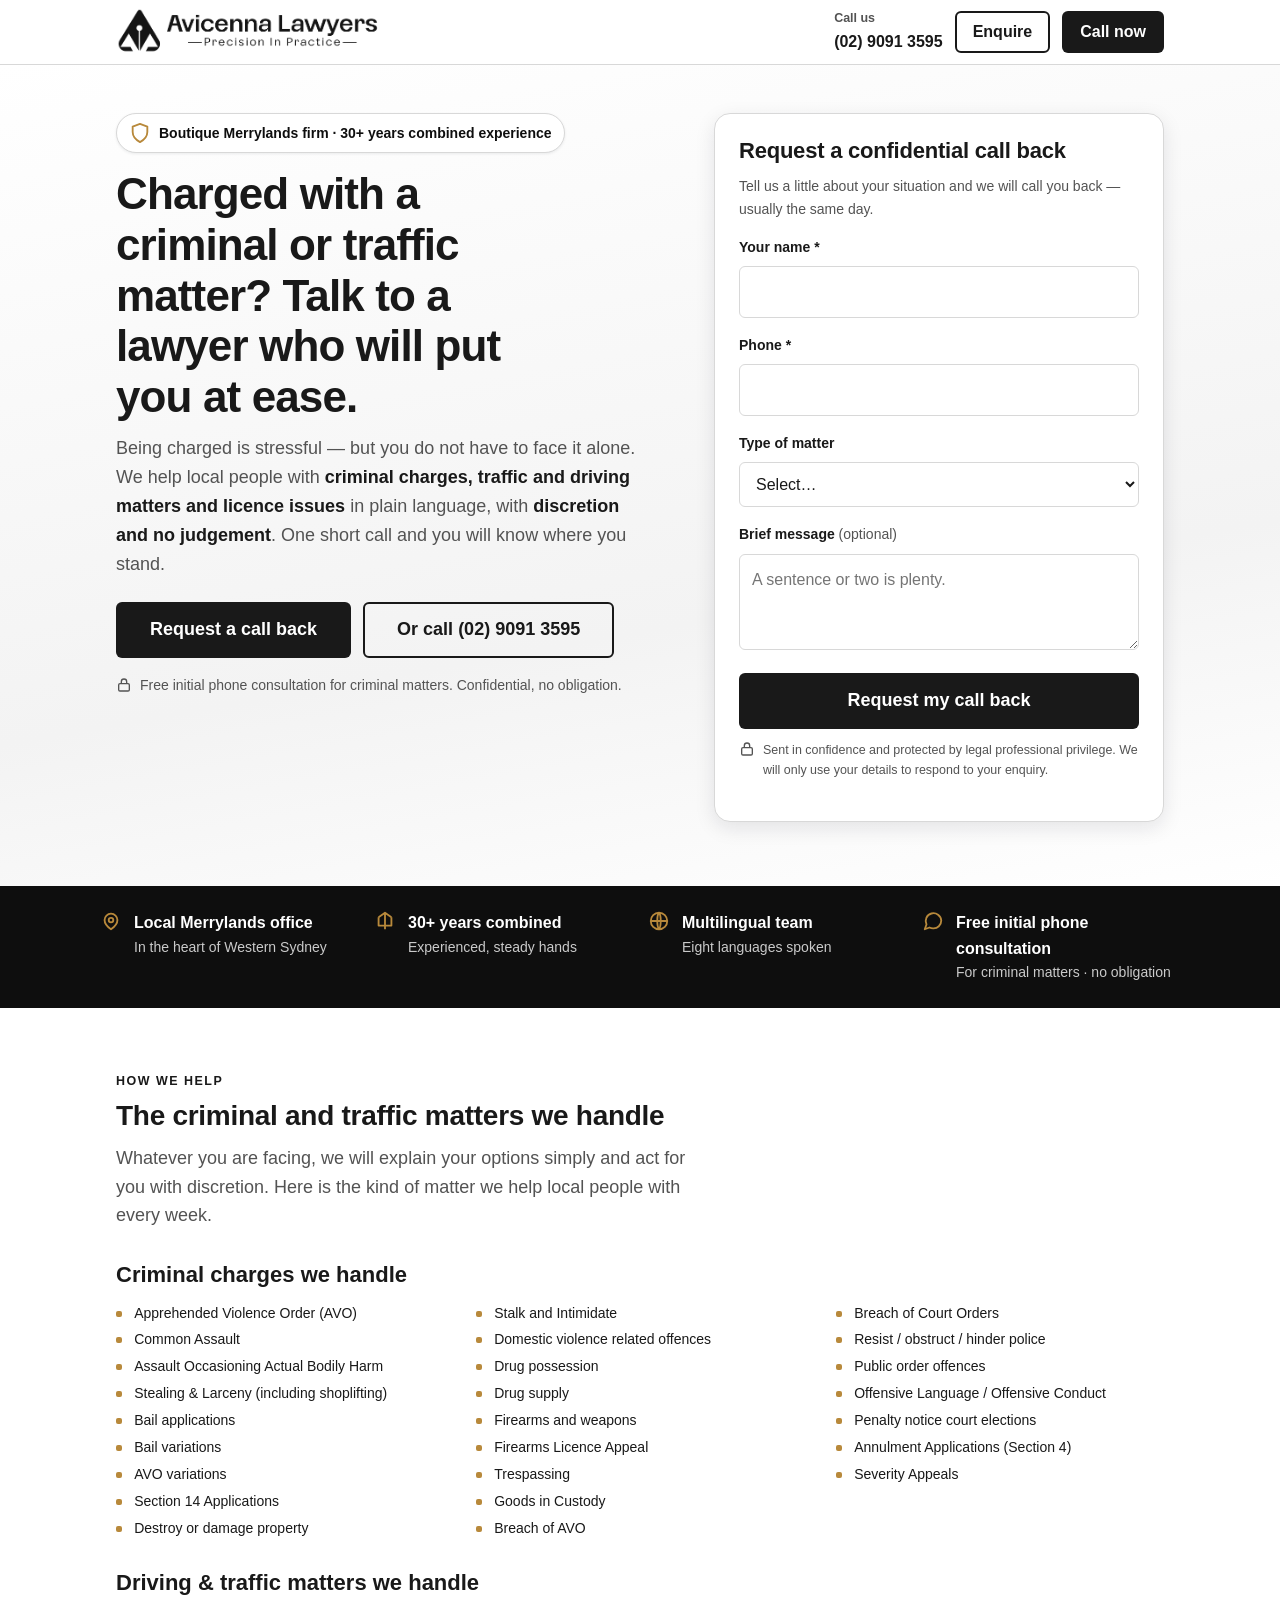
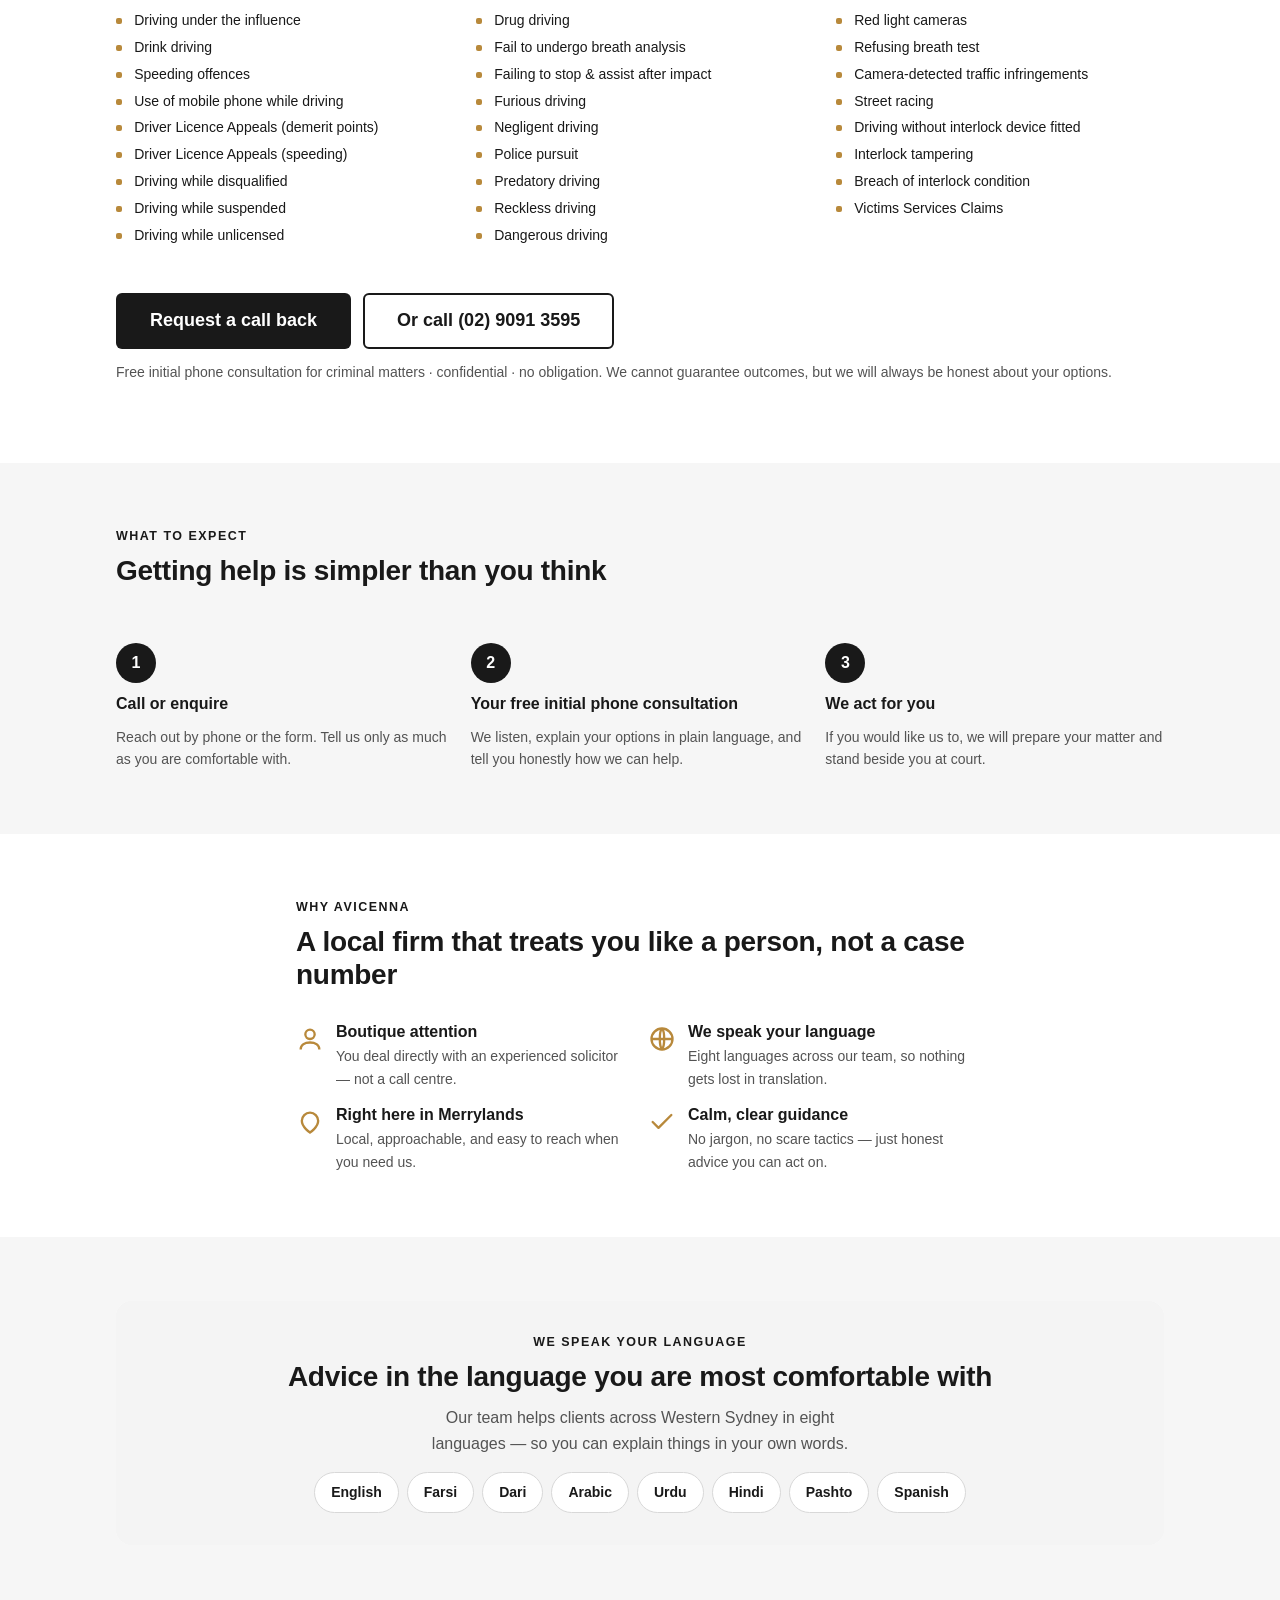
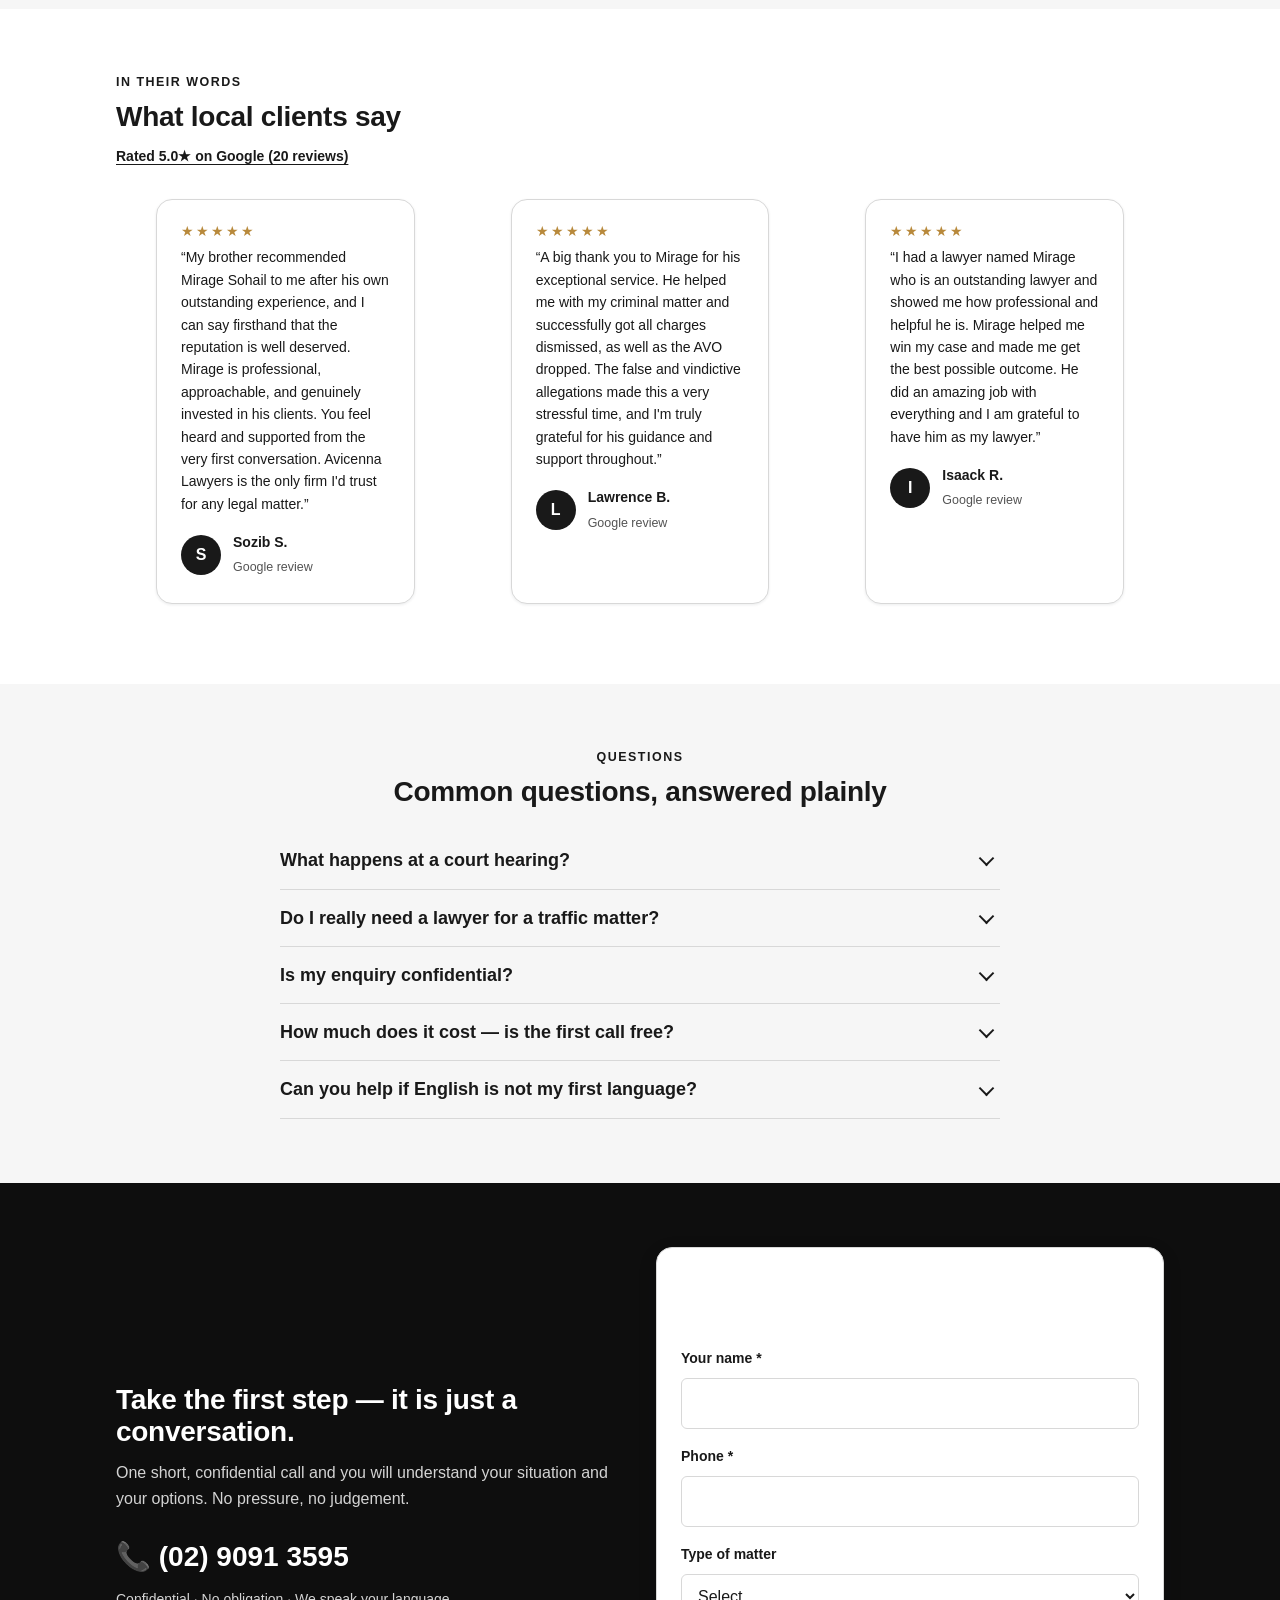
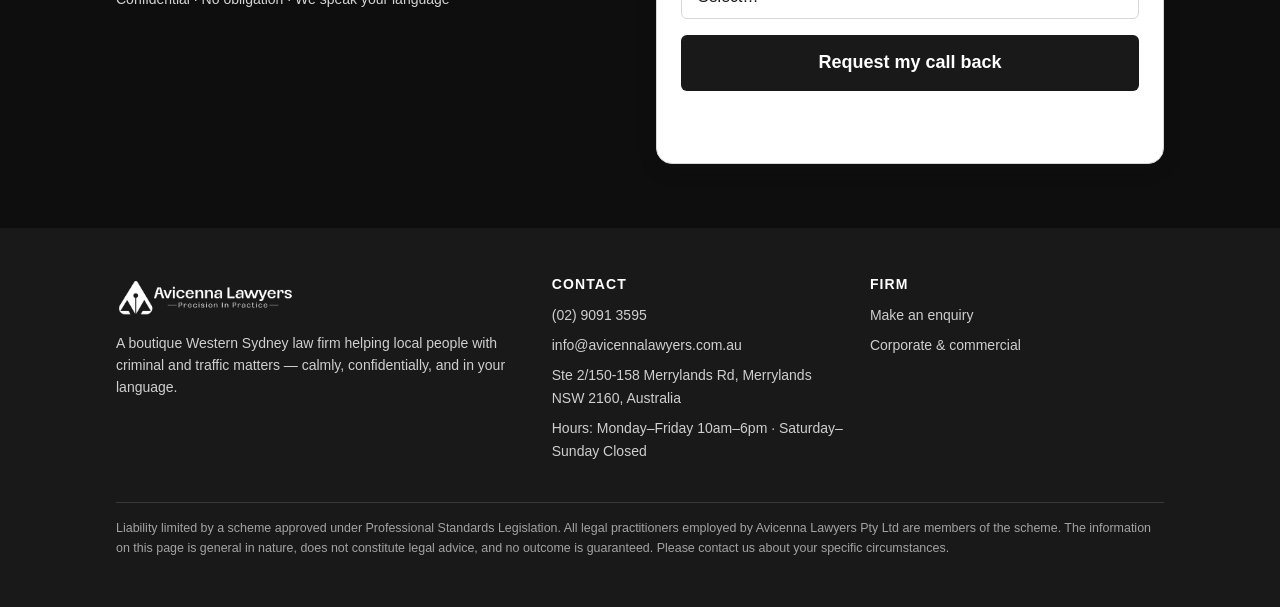
<file: criminal-traffic.html>
<!DOCTYPE html>
<!--
  ==========================================================================
  Avicenna Lawyers — Landing Page 1: Criminal & Traffic
  Google Ads conversion page. Calm / reassuring / discreet.

  TODO — FILL BEFORE GOING LIVE (every placeholder on this page):
    [x] [[PHONE]]          - main phone number (appears in header, hero, form errors,
                             mobile bar, final CTA, footer, and all tel: links)
    [x] [[PHONE_DIGITS]]   - same number, digits only for tel: (e.g. +61298000000)
    [x] [[EMAIL]]          - contact email (footer)
    [x] [[ADDRESS]]        - Merrylands NSW office address (footer)
    [x] [[ABN]]            - removed from footer (per client)
    [x] [[HOURS]]          - opening hours added to footer
    [x] Form endpoint      - wired to Google Apps Script web app (form action + CONFIG.FORM_ENDPOINT in main.js)
    [ ] GA4 / Ads IDs      - replace G-XXXXXXXXXX + AW-XXXXXXXXXX in the <head> gtag snippet
    [ ] Ads conv. labels   - add conversion labels to CONFIG.ADS_CONVERSIONS in main.js
    [x] Testimonials       - real Google reviews added; rating 5.0 / 20 reviews + reviews link wired
    [x] [[TODO confirm]]   - confirmed: free initial PHONE consultation for criminal matters
  ==========================================================================
-->
<html lang="en-AU" class="no-js">
<head>
  <meta charset="UTF-8" />
  <meta name="viewport" content="width=device-width, initial-scale=1" />
  <title>Charged with a criminal or traffic matter? | Avicenna Lawyers, Merrylands</title>
  <meta name="description" content="Facing a criminal charge or traffic matter in Western Sydney? Speak with a calm, experienced local solicitor at Avicenna Lawyers, Merrylands. Free initial phone consultation for criminal matters. We speak your language." />
  <meta name="robots" content="index,follow" />
  <meta name="theme-color" content="#191919" />
  <link rel="icon" type="image/png" href="assets/img/favicon.png" />
  <link rel="preconnect" href="https://script.google.com" />

  <!-- Google tag (gtag.js) — GA4 + Google Ads.
       TODO: replace G-XXXXXXXXXX (GA4 Measurement ID) and AW-XXXXXXXXXX (Google Ads Conversion ID). -->
  <script async src="https://www.googletagmanager.com/gtag/js?id=G-XXXXXXXXXX"></script>
  <script>
    window.dataLayer = window.dataLayer || [];
    function gtag(){dataLayer.push(arguments);}
    gtag('js', new Date());
    gtag('config', 'G-XXXXXXXXXX');   // GA4 Measurement ID
    gtag('config', 'AW-XXXXXXXXXX');  // Google Ads Conversion ID
  </script>

  <!-- Remove no-js flag as early as possible so CSS can rely on it -->
  <script>document.documentElement.classList.remove('no-js');document.documentElement.classList.add('js');</script>

  <link rel="stylesheet" href="styles.css" />
</head>
<body class="theme-calm">
  <a class="skip-link" href="#enquiry">Skip to enquiry form</a>

  <!-- ============================== HEADER ============================== -->
  <header class="site-header">
    <div class="container site-header__inner">
      <a class="brand" href="#top" aria-label="Avicenna Lawyers home">
        <img class="brand__logo" src="assets/img/logo-header.png" alt="Avicenna Lawyers" width="1210" height="218" loading="eager" decoding="async" />
      </a>
      <div class="header-actions">
        <a class="header-phone" href="tel:+61290913595" data-conversion="call_header">
          <span>Call us</span>(02) 9091 3595
        </a>
        <a class="btn btn--ghost" href="#enquiry">Enquire</a>
        <a class="btn btn--primary" href="tel:+61290913595" data-conversion="call_header_btn">Call now</a>
      </div>
    </div>
  </header>

  <main id="top">
    <!-- ============================== HERO ============================== -->
    <section class="hero">
      <div class="container">
        <div class="hero__grid">
          <div>
            <span class="hero__credibility">
              <svg class="trust__icon" width="18" height="18" viewBox="0 0 24 24" fill="none" aria-hidden="true"><path d="M12 2 4 5v6c0 5 3.4 8.5 8 11 4.6-2.5 8-6 8-11V5l-8-3Z" stroke="currentColor" stroke-width="2" stroke-linejoin="round"/></svg>
              Boutique Merrylands firm · 30+ years combined experience
            </span>
            <h1>Charged with a criminal or traffic matter? Talk to a lawyer who will put you at ease.</h1>
            <p class="hero__sub">
              Being charged is stressful — but you do not have to face it alone. We help local people with
              <strong>criminal charges, traffic and driving matters and licence issues</strong> in plain
              language, with <strong>discretion and no judgement</strong>. One short call and you will know
              where you stand.
            </p>
            <div class="hero__cta">
              <a class="btn btn--primary btn--lg" href="#enquiry" data-conversion="hero_enquire">Request a call back</a>
              <a class="btn btn--ghost btn--lg" href="tel:+61290913595" data-conversion="hero_call">Or call (02) 9091 3595</a>
            </div>
            <p class="hero__reassure">
              <svg width="16" height="16" viewBox="0 0 24 24" fill="none" aria-hidden="true"><rect x="4" y="10" width="16" height="11" rx="2" stroke="currentColor" stroke-width="2"/><path d="M8 10V7a4 4 0 0 1 8 0v3" stroke="currentColor" stroke-width="2"/></svg>
              Free initial phone consultation for criminal matters. Confidential, no obligation.
            </p>
          </div>

          <!-- Lead form sits in the hero on desktop / first scroll on mobile -->
          <div id="enquiry" class="form-card">
            <h2>Request a confidential call back</h2>
            <p class="form-card__hint">Tell us a little about your situation and we will call you back — usually the same day.</p>
            <!-- Form posts to the Google Apps Script web app via main.js (see CONFIG.FORM_ENDPOINT). -->
            <form class="lead-form" action="https://script.google.com/macros/s/AKfycbyVFiA5mJ1QDE_6fNYj-7Kh9RE9vsbh9xHDrc8HQ2Yl6l_O7NMRlylgyOsww6y41-XFHw/exec" method="post" novalidate data-form="criminal-traffic">
              <input type="hidden" name="page" value="criminal-traffic" />
              <!-- honeypot (spam trap) — hidden from users -->
              <div class="visually-hidden" aria-hidden="true">
                <label>Leave this blank<input type="text" name="_gotcha" tabindex="-1" autocomplete="off" /></label>
              </div>

              <div class="field">
                <label for="ct-name">Your name <span class="req" aria-hidden="true">*</span></label>
                <input id="ct-name" name="name" type="text" autocomplete="name" required />
                <span class="field__error">Please enter your name.</span>
              </div>
              <div class="field">
                <label for="ct-phone">Phone <span class="req" aria-hidden="true">*</span></label>
                <input id="ct-phone" name="phone" type="tel" inputmode="tel" autocomplete="tel" required />
                <span class="field__error">Please enter a phone number we can reach you on.</span>
              </div>
              <div class="field">
                <label for="ct-matter">Type of matter</label>
                <select id="ct-matter" name="matter">
                  <option value="">Select…</option>
                  <option>Criminal charge</option>
                  <option>Driving / traffic offence</option>
                  <option>Drink / drug driving</option>
                  <option>Licence appeal or suspension</option>
                  <option>AVO</option>
                  <option>Not sure / something else</option>
                </select>
              </div>
              <div class="field">
                <label for="ct-message">Brief message <span style="font-weight:400;color:var(--text-soft)">(optional)</span></label>
                <textarea id="ct-message" name="message" placeholder="A sentence or two is plenty."></textarea>
              </div>
              <button class="btn btn--primary btn--block btn--lg" type="submit" data-conversion="form_submit">Request my call back</button>
              <p class="form-privacy">
                <svg width="16" height="16" viewBox="0 0 24 24" fill="none" aria-hidden="true" style="flex:none"><rect x="4" y="10" width="16" height="11" rx="2" stroke="currentColor" stroke-width="2"/><path d="M8 10V7a4 4 0 0 1 8 0v3" stroke="currentColor" stroke-width="2"/></svg>
                Sent in confidence and protected by legal professional privilege. We will only use your details to respond to your enquiry.
              </p>
              <div class="form-status" role="status" aria-live="polite"></div>
            </form>
          </div>
        </div>
      </div>
    </section>

    <!-- ============================== TRUST STRIP ============================== -->
    <section class="trust" aria-label="Why people choose us">
      <div class="container trust__grid">
        <div class="trust__item">
          <svg class="trust__icon" viewBox="0 0 24 24" fill="none" aria-hidden="true"><path d="M12 21s-7-4.5-7-10a7 7 0 0 1 14 0c0 5.5-7 10-7 10Z" stroke="currentColor" stroke-width="2"/><circle cx="12" cy="11" r="2.5" stroke="currentColor" stroke-width="2"/></svg>
          <div><strong>Local Merrylands office</strong><span>In the heart of Western Sydney</span></div>
        </div>
        <div class="trust__item">
          <svg class="trust__icon" viewBox="0 0 24 24" fill="none" aria-hidden="true"><path d="M12 3v18M5 8l7-5 7 5M5 8v9h14V8" stroke="currentColor" stroke-width="2" stroke-linejoin="round"/></svg>
          <div><strong>30+ years combined</strong><span>Experienced, steady hands</span></div>
        </div>
        <div class="trust__item">
          <svg class="trust__icon" viewBox="0 0 24 24" fill="none" aria-hidden="true"><circle cx="12" cy="12" r="9" stroke="currentColor" stroke-width="2"/><path d="M3 12h18M12 3c2.5 2.5 2.5 15 0 18M12 3c-2.5 2.5-2.5 15 0 18" stroke="currentColor" stroke-width="2"/></svg>
          <div><strong>Multilingual team</strong><span>Eight languages spoken</span></div>
        </div>
        <div class="trust__item">
          <svg class="trust__icon" viewBox="0 0 24 24" fill="none" aria-hidden="true"><path d="M21 11.5a8.38 8.38 0 0 1-9 8.5 8.5 8.5 0 0 1-3.8-.9L3 21l1.9-5.2A8.5 8.5 0 1 1 21 11.5Z" stroke="currentColor" stroke-width="2" stroke-linejoin="round"/></svg>
          <div><strong>Free initial phone consultation</strong><span>For criminal matters · no obligation</span></div>
        </div>
      </div>
    </section>

    <!-- ============================== SERVICES ============================== -->
    <section class="section" aria-labelledby="help-h">
      <div class="container">
        <p class="section__eyebrow">How we help</p>
        <h2 id="help-h">The criminal and traffic matters we handle</h2>
        <p class="section__lead">Whatever you are facing, we will explain your options simply and act for you with discretion. Here is the kind of matter we help local people with every week.</p>

        <div class="matter-group">
          <h3 class="matter-group__title">Criminal charges we handle</h3>
          <ul class="matter-list">
            <li>Apprehended Violence Order (AVO)</li>
            <li>Common Assault</li>
            <li>Assault Occasioning Actual Bodily Harm</li>
            <li>Stealing &amp; Larceny (including shoplifting)</li>
            <li>Bail applications</li>
            <li>Bail variations</li>
            <li>AVO variations</li>
            <li>Section 14 Applications</li>
            <li>Destroy or damage property</li>
            <li>Stalk and Intimidate</li>
            <li>Domestic violence related offences</li>
            <li>Drug possession</li>
            <li>Drug supply</li>
            <li>Firearms and weapons</li>
            <li>Firearms Licence Appeal</li>
            <li>Trespassing</li>
            <li>Goods in Custody</li>
            <li>Breach of AVO</li>
            <li>Breach of Court Orders</li>
            <li>Resist / obstruct / hinder police</li>
            <li>Public order offences</li>
            <li>Offensive Language / Offensive Conduct</li>
            <li>Penalty notice court elections</li>
            <li>Annulment Applications (Section 4)</li>
            <li>Severity Appeals</li>
          </ul>
        </div>

        <div class="matter-group">
          <h3 class="matter-group__title">Driving &amp; traffic matters we handle</h3>
          <ul class="matter-list">
            <li>Driving under the influence</li>
            <li>Drink driving</li>
            <li>Speeding offences</li>
            <li>Use of mobile phone while driving</li>
            <li>Driver Licence Appeals (demerit points)</li>
            <li>Driver Licence Appeals (speeding)</li>
            <li>Driving while disqualified</li>
            <li>Driving while suspended</li>
            <li>Driving while unlicensed</li>
            <li>Drug driving</li>
            <li>Fail to undergo breath analysis</li>
            <li>Failing to stop &amp; assist after impact</li>
            <li>Furious driving</li>
            <li>Negligent driving</li>
            <li>Police pursuit</li>
            <li>Predatory driving</li>
            <li>Reckless driving</li>
            <li>Dangerous driving</li>
            <li>Red light cameras</li>
            <li>Refusing breath test</li>
            <li>Camera-detected traffic infringements</li>
            <li>Street racing</li>
            <li>Driving without interlock device fitted</li>
            <li>Interlock tampering</li>
            <li>Breach of interlock condition</li>
            <li>Victims Services Claims</li>
          </ul>
        </div>

        <div class="matter-cta">
          <a class="btn btn--primary btn--lg" href="#enquiry" data-conversion="services_enquire">Request a call back</a>
          <a class="btn btn--ghost btn--lg" href="tel:+61290913595" data-conversion="services_call">Or call (02) 9091 3595</a>
        </div>
        <p class="matter-cta__note">Free initial phone consultation for criminal matters · confidential · no obligation. We cannot guarantee outcomes, but we will always be honest about your options.</p>
      </div>
    </section>

    <!-- ============================== PROCESS ============================== -->
    <section class="section section--alt" aria-labelledby="steps-h">
      <div class="container">
        <p class="section__eyebrow">What to expect</p>
        <h2 id="steps-h">Getting help is simpler than you think</h2>
        <div class="steps" style="margin-top:var(--sp-6)">
          <div class="step">
            <div class="step__num">1</div>
            <h3>Call or enquire</h3>
            <p>Reach out by phone or the form. Tell us only as much as you are comfortable with.</p>
          </div>
          <div class="step">
            <div class="step__num">2</div>
            <h3>Your free initial phone consultation</h3>
            <p>We listen, explain your options in plain language, and tell you honestly how we can help.</p>
          </div>
          <div class="step">
            <div class="step__num">3</div>
            <h3>We act for you</h3>
            <p>If you would like us to, we will prepare your matter and stand beside you at court.</p>
          </div>
        </div>
      </div>
    </section>

    <!-- ============================== WHY AVICENNA ============================== -->
    <section class="section" aria-labelledby="why-h">
      <div class="container narrow">
        <p class="section__eyebrow">Why Avicenna</p>
        <h2 id="why-h">A local firm that treats you like a person, not a case number</h2>
        <div class="why-grid" style="margin-top:var(--sp-6)">
          <div class="why-item">
            <svg class="why-item__icon" viewBox="0 0 24 24" fill="none" aria-hidden="true"><circle cx="12" cy="8" r="4" stroke="currentColor" stroke-width="2"/><path d="M4 21c0-4 3.6-6 8-6s8 2 8 6" stroke="currentColor" stroke-width="2"/></svg>
            <div><h3>Boutique attention</h3><p>You deal directly with an experienced solicitor — not a call centre.</p></div>
          </div>
          <div class="why-item">
            <svg class="why-item__icon" viewBox="0 0 24 24" fill="none" aria-hidden="true"><circle cx="12" cy="12" r="9" stroke="currentColor" stroke-width="2"/><path d="M3 12h18M12 3c2.5 2.5 2.5 15 0 18M12 3c-2.5 2.5-2.5 15 0 18" stroke="currentColor" stroke-width="2"/></svg>
            <div><h3>We speak your language</h3><p>Eight languages across our team, so nothing gets lost in translation.</p></div>
          </div>
          <div class="why-item">
            <svg class="why-item__icon" viewBox="0 0 24 24" fill="none" aria-hidden="true"><path d="M12 21s-7-4.5-7-10a7 7 0 0 1 14 0c0 5.5-7 10-7 10Z" stroke="currentColor" stroke-width="2"/></svg>
            <div><h3>Right here in Merrylands</h3><p>Local, approachable, and easy to reach when you need us.</p></div>
          </div>
          <div class="why-item">
            <svg class="why-item__icon" viewBox="0 0 24 24" fill="none" aria-hidden="true"><path d="M20 6 9 17l-5-5" stroke="currentColor" stroke-width="2" stroke-linecap="round" stroke-linejoin="round"/></svg>
            <div><h3>Calm, clear guidance</h3><p>No jargon, no scare tactics — just honest advice you can act on.</p></div>
          </div>
        </div>
      </div>
    </section>

    <!-- ============================== MULTILINGUAL ============================== -->
    <section class="section section--alt" aria-labelledby="lang-h">
      <div class="container">
        <div class="langs">
          <p class="section__eyebrow">We speak your language</p>
          <h2 id="lang-h" class="mt-0">Advice in the language you are most comfortable with</h2>
          <p style="max-width:50ch;margin-left:auto;margin-right:auto;color:var(--text-soft)">Our team helps clients across Western Sydney in eight languages — so you can explain things in your own words.</p>
          <div class="langs__list">
            <span class="lang-chip">English</span>
            <span class="lang-chip">Farsi</span>
            <span class="lang-chip">Dari</span>
            <span class="lang-chip">Arabic</span>
            <span class="lang-chip">Urdu</span>
            <span class="lang-chip">Hindi</span>
            <span class="lang-chip">Pashto</span>
            <span class="lang-chip">Spanish</span>
          </div>
        </div>
      </div>
    </section>

    <!-- ============================== TESTIMONIALS ============================== -->
    <section class="section" aria-labelledby="reviews-h">
      <div class="container">
        <p class="section__eyebrow">In their words</p>
        <h2 id="reviews-h">What local clients say</h2>
        <p class="reviews-link"><a href="https://maps.app.goo.gl/AhYmFJUgGAVG3Uxz9" target="_blank" rel="noopener noreferrer">Rated 5.0★ on Google (20 reviews)</a></p>
        <div class="testimonials" style="margin-top:var(--sp-4)">
          <figure class="testimonial">
            <div class="testimonial__stars" role="img" aria-label="Rated 5 out of 5 stars">★★★★★</div>
            <p>“My brother recommended Mirage Sohail to me after his own outstanding experience, and I can say firsthand that the reputation is well deserved. Mirage is professional, approachable, and genuinely invested in his clients. You feel heard and supported from the very first conversation. Avicenna Lawyers is the only firm I'd trust for any legal matter.”</p>
            <figcaption class="testimonial__person">
              <span class="testimonial__avatar" aria-hidden="true">S</span>
              <span class="testimonial__meta"><strong>Sozib S.</strong><span>Google review</span></span>
            </figcaption>
          </figure>
          <figure class="testimonial">
            <div class="testimonial__stars" role="img" aria-label="Rated 5 out of 5 stars">★★★★★</div>
            <p>“A big thank you to Mirage for his exceptional service. He helped me with my criminal matter and successfully got all charges dismissed, as well as the AVO dropped. The false and vindictive allegations made this a very stressful time, and I'm truly grateful for his guidance and support throughout.”</p>
            <figcaption class="testimonial__person">
              <span class="testimonial__avatar" aria-hidden="true">L</span>
              <span class="testimonial__meta"><strong>Lawrence B.</strong><span>Google review</span></span>
            </figcaption>
          </figure>
          <figure class="testimonial">
            <div class="testimonial__stars" role="img" aria-label="Rated 5 out of 5 stars">★★★★★</div>
            <p>“I had a lawyer named Mirage who is an outstanding lawyer and showed me how professional and helpful he is. Mirage helped me win my case and made me get the best possible outcome. He did an amazing job with everything and I am grateful to have him as my lawyer.”</p>
            <figcaption class="testimonial__person">
              <span class="testimonial__avatar" aria-hidden="true">I</span>
              <span class="testimonial__meta"><strong>Isaack R.</strong><span>Google review</span></span>
            </figcaption>
          </figure>
        </div>
      </div>
    </section>

    <!-- ============================== FAQ ============================== -->
    <section class="section section--alt" aria-labelledby="faq-h">
      <div class="container">
        <p class="section__eyebrow center">Questions</p>
        <h2 id="faq-h" class="center">Common questions, answered plainly</h2>
        <div class="faq" data-faq style="margin-top:var(--sp-5)">
          <div class="faq__item">
            <button class="faq__q" aria-expanded="false">What happens at a court hearing?</button>
            <div class="faq__a"><div class="faq__a-inner">It is usually less formal than people fear. Your matter is heard by a Magistrate, the facts are considered, and you (or your lawyer on your behalf) can put your side. We will explain exactly what to expect for your matter and prepare everything beforehand so there are no surprises.</div></div>
          </div>
          <div class="faq__item">
            <button class="faq__q" aria-expanded="false">Do I really need a lawyer for a traffic matter?</button>
            <div class="faq__a"><div class="faq__a-inner">You are allowed to represent yourself, but a short conversation with an experienced solicitor often helps you understand your options and present your matter well. We will give you an honest view of whether you need us — and if you do not, we will say so.</div></div>
          </div>
          <div class="faq__item">
            <button class="faq__q" aria-expanded="false">Is my enquiry confidential?</button>
            <div class="faq__a"><div class="faq__a-inner">Yes. Everything you tell us is treated in strict confidence and protected by legal professional privilege. You can speak freely and without judgement.</div></div>
          </div>
          <div class="faq__item">
            <button class="faq__q" aria-expanded="false">How much does it cost — is the first call free?</button>
            <div class="faq__a"><div class="faq__a-inner">The initial phone consultation is free for criminal matters — a no-obligation chance to tell us what has happened and hear how we can help. We will always be upfront about costs before you commit to anything, so you can make an informed decision.</div></div>
          </div>
          <div class="faq__item">
            <button class="faq__q" aria-expanded="false">Can you help if English is not my first language?</button>
            <div class="faq__a"><div class="faq__a-inner">Absolutely. Our team speaks English, Farsi, Dari, Arabic, Urdu, Hindi, Pashto and Spanish, so you can explain your situation in the language you are most comfortable with.</div></div>
          </div>
        </div>
      </div>
    </section>

    <!-- ============================== FINAL CTA ============================== -->
    <section class="section final-cta" aria-labelledby="final-h">
      <div class="container final-cta__grid">
        <div>
          <h2 id="final-h">Take the first step — it is just a conversation.</h2>
          <p>One short, confidential call and you will understand your situation and your options. No pressure, no judgement.</p>
          <a class="final-cta__phone" href="tel:+61290913595" data-conversion="final_call">📞 (02) 9091 3595</a>
          <p style="margin-top:var(--sp-2);font-size:var(--fs-sm)">Confidential · No obligation · We speak your language</p>
        </div>
        <div class="form-card">
          <h2>Request a call back</h2>
          <p class="form-card__hint">Leave your details and we will call you — usually the same day.</p>
          <form class="lead-form" action="https://script.google.com/macros/s/AKfycbyVFiA5mJ1QDE_6fNYj-7Kh9RE9vsbh9xHDrc8HQ2Yl6l_O7NMRlylgyOsww6y41-XFHw/exec" method="post" novalidate data-form="criminal-traffic-final">
            <input type="hidden" name="page" value="criminal-traffic" />
            <div class="visually-hidden" aria-hidden="true">
              <label>Leave this blank<input type="text" name="_gotcha" tabindex="-1" autocomplete="off" /></label>
            </div>
            <div class="field">
              <label for="ct2-name">Your name <span class="req" aria-hidden="true">*</span></label>
              <input id="ct2-name" name="name" type="text" autocomplete="name" required />
              <span class="field__error">Please enter your name.</span>
            </div>
            <div class="field">
              <label for="ct2-phone">Phone <span class="req" aria-hidden="true">*</span></label>
              <input id="ct2-phone" name="phone" type="tel" inputmode="tel" autocomplete="tel" required />
              <span class="field__error">Please enter a phone number we can reach you on.</span>
            </div>
            <div class="field">
              <label for="ct2-matter">Type of matter</label>
              <select id="ct2-matter" name="matter">
                <option value="">Select…</option>
                <option>Criminal charge</option>
                <option>Driving / traffic offence</option>
                <option>Drink / drug driving</option>
                <option>Licence appeal or suspension</option>
                <option>AVO</option>
                <option>Not sure / something else</option>
              </select>
            </div>
            <button class="btn btn--primary btn--block btn--lg" type="submit" data-conversion="form_submit_final">Request my call back</button>
            <p class="form-privacy">Confidential and protected by legal professional privilege.</p>
            <div class="form-status" role="status" aria-live="polite"></div>
          </form>
        </div>
      </div>
    </section>
  </main>

  <!-- ============================== FOOTER ============================== -->
  <footer class="site-footer">
    <div class="container site-footer__grid">
      <div>
        <a class="brand" href="#top" aria-label="Avicenna Lawyers home" style="margin-bottom:var(--sp-3)">
          <img class="footer-logo" src="assets/img/logo-footer.png" alt="Avicenna Lawyers" width="2048" height="500" loading="lazy" decoding="async" />
        </a>
        <p>A boutique Western Sydney law firm helping local people with criminal and traffic matters — calmly, confidentially, and in your language.</p>
      </div>
      <div>
        <h4>Contact</h4>
        <ul>
          <li><a href="tel:+61290913595" data-conversion="call_footer">(02) 9091 3595</a></li>
          <li><a href="mailto:info@avicennalawyers.com.au">info@avicennalawyers.com.au</a></li>
          <li>Ste 2/150-158 Merrylands Rd, Merrylands NSW 2160, Australia</li>
          <li>Hours: Monday–Friday 10am–6pm · Saturday–Sunday Closed</li>
        </ul>
      </div>
      <div>
        <h4>Firm</h4>
        <ul>
          <li><a href="#enquiry">Make an enquiry</a></li>
          <li><a href="corporate-commercial.html">Corporate &amp; commercial</a></li>
        </ul>
      </div>
    </div>
    <div class="container">
      <p class="site-footer__legal">
        Liability limited by a scheme approved under Professional Standards Legislation. All legal practitioners employed by Avicenna Lawyers Pty Ltd are members of the scheme.
        The information on this page is general in nature, does not constitute legal advice, and no outcome is guaranteed. Please contact us about your specific circumstances.
      </p>
    </div>
  </footer>

  <!-- ============================== MOBILE STICKY CTA ============================== -->
  <nav class="mobile-cta" aria-label="Quick contact">
    <a class="btn btn--primary" href="tel:+61290913595" data-conversion="call_mobilebar">Call now</a>
    <a class="btn btn--ghost" href="#enquiry" data-conversion="enquire_mobilebar">Enquire</a>
  </nav>

  <script src="main.js" defer></script>
</body>
</html>
</file>
<file: styles.css>
/* ==========================================================================
   Avicenna Lawyers — shared stylesheet
   One base + two theme variants:
     <body class="theme-calm">      -> Page 1, Criminal & Traffic (calm / warm)
     <body class="theme-corporate"> -> Page 2, Corporate & Commercial (sharp / corporate)
   Mobile-first (designed for ~380px, then scales up).
   ========================================================================== */

/* ----- Design tokens (base) ------------------------------------------------ */
:root {
  /* Type scale (fluid-ish, kept simple) */
  --font-sans: -apple-system, BlinkMacSystemFont, "Segoe UI", Roboto, Helvetica, Arial, sans-serif;
  --fs-xs: 0.78rem;
  --fs-sm: 0.875rem;
  --fs-base: 1rem;
  --fs-md: 1.125rem;
  --fs-lg: 1.375rem;
  --fs-xl: 1.75rem;
  --fs-2xl: 2.25rem;
  --fs-3xl: 2.75rem;
  --lh-tight: 1.15;
  --lh-snug: 1.35;
  --lh-base: 1.6;

  /* Spacing scale */
  --sp-1: 0.25rem;
  --sp-2: 0.5rem;
  --sp-3: 0.75rem;
  --sp-4: 1rem;
  --sp-5: 1.5rem;
  --sp-6: 2rem;
  --sp-7: 3rem;
  --sp-8: 4rem;
  --sp-9: 6rem;

  /* Radii / shadows / layout */
  --radius-sm: 6px;
  --radius: 12px;
  --radius-lg: 20px;
  --shadow-sm: 0 1px 3px rgba(16, 24, 40, 0.08);
  --shadow: 0 6px 20px rgba(16, 24, 40, 0.10);
  --shadow-lg: 0 18px 50px rgba(16, 24, 40, 0.16);
  --maxw: 1080px;
  --maxw-narrow: 720px;

  /* Neutrals — Avicenna brand palette (avicennalawyers.com.au) */
  --white: #ffffff;
  --ink: #191919;          /* brand charcoal — primary dark (logo, headings, buttons) */
  --ink-soft: #535353;     /* brand grey — body / muted text */
  --line: #d8d8d8;         /* brand border grey (#C8C8C8), softened for thin rules */
  --focus: #0b267f;        /* brand navy — focus ring */

  /* Shared brand palette — BOTH pages draw from this single set of hues.
     Calm vs sharp is expressed through weight/spacing, not different colours. */
  --bg: #ffffff;
  --bg-alt: #f1f1f1;       /* brand light-grey section wash */
  --surface: #ffffff;
  --text: var(--ink);
  --text-soft: var(--ink-soft);
  --brand: #191919;        /* primary brand dark */
  --brand-deep: #0e0e0e;   /* deepest dark for dense / dark sections */
  --brand-tint: #f1f1f1;   /* light brand wash (chips, soft panels) */
  --accent: #b8893b;       /* GOLD accent — retained per client; dark-bg use only */
  --cta: #191919;
  --cta-text: #ffffff;
  --cta-hover: #000000;
  --hero-grad: linear-gradient(170deg, #ffffff 0%, #f4f4f4 100%);
  --header-bg: rgba(255, 255, 255, 0.92);
  --radius-card: var(--radius);
}

/* Both pages share the brand palette above. The two classes below adjust ONLY
   tone — whitespace, section weight, hero treatment, corner softness — never hue. */

/* ----- Tone: CALM (Criminal & Traffic) — softer, lighter, more whitespace ---- */
.theme-calm {
  --bg-alt: #f6f6f6;       /* gentler grey → softer contrast */
  --brand-tint: #f4f4f4;
  --hero-grad: linear-gradient(170deg, #ffffff 0%, #f3f3f3 65%, #ffffff 100%); /* light hero */
  --radius-card: 16px;     /* softer corners */
}
.theme-calm .section { padding: var(--sp-8) 0; }   /* more breathing room */

/* ----- Tone: SHARP (Corporate & Commercial) — denser, deeper brand dark ------ */
.theme-corporate {
  --bg-alt: #f1f1f1;
  --hero-grad: linear-gradient(160deg, #0e0e0e 0%, #191919 55%, #242424 100%); /* dark hero */
  --radius-card: 8px;      /* tighter corners */
}
.theme-corporate .section { padding: var(--sp-6) 0; }   /* denser rhythm */

/* ----- Reset / base -------------------------------------------------------- */
*, *::before, *::after { box-sizing: border-box; }
html { scroll-behavior: smooth; -webkit-text-size-adjust: 100%; }
@media (prefers-reduced-motion: reduce) {
  html { scroll-behavior: auto; }
  * { animation-duration: 0.001ms !important; transition-duration: 0.001ms !important; }
}
body {
  margin: 0;
  font-family: var(--font-sans);
  font-size: var(--fs-base);
  line-height: var(--lh-base);
  color: var(--text);
  background: var(--bg);
  -webkit-font-smoothing: antialiased;
}
img { max-width: 100%; height: auto; display: block; }
h1, h2, h3, h4 { line-height: var(--lh-tight); color: var(--text); margin: 0 0 var(--sp-3); }
h1 { font-size: var(--fs-2xl); letter-spacing: -0.02em; }
h2 { font-size: var(--fs-xl); letter-spacing: -0.01em; }
h3 { font-size: var(--fs-md); }
p { margin: 0 0 var(--sp-4); }
a { color: var(--brand); }
ul { margin: 0; padding-left: 1.1em; }

/* ----- Layout helpers ------------------------------------------------------ */
.container { width: 100%; max-width: var(--maxw); margin: 0 auto; padding: 0 var(--sp-4); }
.narrow { max-width: var(--maxw-narrow); }
.section { padding: var(--sp-7) 0; }
.section--alt { background: var(--bg-alt); }
.section__eyebrow {
  text-transform: uppercase;
  letter-spacing: 0.12em;
  font-size: var(--fs-xs);
  font-weight: 700;
  color: var(--brand);   /* dark on light sections — gold would fail AA here */
  margin: 0 0 var(--sp-2);
}
.section__lead { color: var(--text-soft); font-size: var(--fs-md); max-width: 60ch; }
.visually-hidden {
  position: absolute !important; width: 1px; height: 1px; padding: 0; margin: -1px;
  overflow: hidden; clip: rect(0 0 0 0); white-space: nowrap; border: 0;
}

/* ----- Skip link / focus --------------------------------------------------- */
.skip-link {
  position: absolute; left: var(--sp-3); top: -3rem; z-index: 200;
  background: var(--cta); color: var(--cta-text); padding: var(--sp-2) var(--sp-4);
  border-radius: var(--radius-sm); transition: top 0.15s ease;
}
.skip-link:focus { top: var(--sp-3); }
:focus-visible { outline: 3px solid var(--focus); outline-offset: 2px; border-radius: 4px; }

/* ----- Buttons ------------------------------------------------------------- */
.btn {
  display: inline-flex; align-items: center; justify-content: center; gap: var(--sp-2);
  font-size: var(--fs-base); font-weight: 700; line-height: 1.1; text-decoration: none;
  padding: var(--sp-3) var(--sp-5); border-radius: var(--radius-sm); border: 2px solid transparent;
  cursor: pointer; transition: background-color 0.15s ease, transform 0.05s ease, border-color 0.15s ease;
  min-height: 48px; /* comfortable mobile tap target */
}
.btn:active { transform: translateY(1px); }
.btn--primary { background: var(--cta); color: var(--cta-text); }
.btn--primary:hover { background: var(--cta-hover); }
.btn--ghost { background: transparent; color: var(--brand); border-color: currentColor; }
.btn--ghost:hover { background: var(--brand-tint); }
.btn--block { width: 100%; }
.btn--lg { font-size: var(--fs-md); padding: var(--sp-4) var(--sp-6); }

/* ----- Header / nav -------------------------------------------------------- */
.site-header {
  position: sticky; top: 0; z-index: 100;
  background: var(--header-bg); backdrop-filter: saturate(1.4) blur(8px);
  border-bottom: 1px solid var(--line);
}
.site-header__inner {
  display: flex; align-items: center; justify-content: space-between; gap: var(--sp-4);
  min-height: 64px;
}
.brand { display: flex; align-items: center; gap: var(--sp-3); text-decoration: none; color: var(--text); }
.brand__mark {
  width: 38px; height: 38px; border-radius: 9px; flex: none;
  background: var(--brand); color: #fff; display: grid; place-items: center;
  font-weight: 800; font-size: 1.05rem; letter-spacing: -0.02em;
}
.brand__name { font-weight: 800; font-size: var(--fs-md); letter-spacing: -0.01em; line-height: 1.05; }
.brand__name small { display: block; font-weight: 600; font-size: var(--fs-xs); color: var(--text-soft); letter-spacing: 0.02em; }
/* Logo images — dark wordmark on the light header, white wordmark on the dark footer */
.brand__logo { height: 40px; width: auto; display: block; }
@media (min-width: 720px) { .brand__logo { height: 48px; } }
.footer-logo { height: 44px; width: auto; display: block; }
.header-actions { display: flex; align-items: center; gap: var(--sp-3); }
.header-phone { display: none; font-weight: 700; color: var(--text); text-decoration: none; white-space: nowrap; }
.header-phone span { color: var(--text-soft); font-weight: 600; font-size: var(--fs-xs); display: block; }
.header-actions .btn { padding: var(--sp-2) var(--sp-4); min-height: 42px; }
.header-actions .btn--ghost { display: none; }

@media (min-width: 720px) {
  .header-phone { display: block; }
  .header-actions .btn--ghost { display: inline-flex; }
}

/* ----- Mobile sticky CTA bar ---------------------------------------------- */
.mobile-cta {
  position: fixed; left: 0; right: 0; bottom: 0; z-index: 120;
  display: grid; grid-template-columns: 1fr 1fr; gap: var(--sp-2);
  padding: var(--sp-2) var(--sp-3); padding-bottom: calc(var(--sp-2) + env(safe-area-inset-bottom));
  background: var(--surface); border-top: 1px solid var(--line);
  box-shadow: 0 -6px 20px rgba(16, 24, 40, 0.10);
}
.mobile-cta .btn { min-height: 50px; }
body { padding-bottom: 74px; } /* room for the mobile bar */
@media (min-width: 720px) {
  .mobile-cta { display: none; }
  body { padding-bottom: 0; }
}

/* ----- Hero ---------------------------------------------------------------- */
.hero { background: var(--hero-grad); padding: var(--sp-7) 0 var(--sp-8); }
.hero__credibility {
  display: inline-flex; align-items: center; gap: var(--sp-2);
  font-size: var(--fs-sm); font-weight: 600; color: var(--brand-deep);
  background: var(--surface); border: 1px solid var(--line);
  padding: var(--sp-2) var(--sp-3); border-radius: 999px; box-shadow: var(--shadow-sm);
  margin-bottom: var(--sp-4);
}
.hero h1 { font-size: var(--fs-2xl); max-width: 16ch; }
.hero__sub { font-size: var(--fs-md); color: var(--text-soft); max-width: 52ch; }
.hero__sub strong { color: var(--text); }
.hero__cta { display: flex; flex-wrap: wrap; gap: var(--sp-3); margin-top: var(--sp-5); }
.hero__reassure { margin-top: var(--sp-4); font-size: var(--fs-sm); color: var(--text-soft); display: inline-flex; align-items: center; gap: var(--sp-2); }

/* Corporate theme: dark hero needs light text */
.theme-corporate .hero { color: #f2f2f2; }
.theme-corporate .hero h1 { color: #ffffff; }
.theme-corporate .hero__sub { color: #d6d6d6; }
.theme-corporate .hero__sub strong { color: #ffffff; }
.theme-corporate .hero__credibility { background: rgba(255,255,255,0.08); border-color: rgba(255,255,255,0.20); color: #f0f0f0; }
.theme-corporate .hero__credibility .trust__icon { color: var(--accent); }  /* gold accent on dark */
.theme-corporate .hero__reassure { color: #cfcfcf; }
.theme-corporate .hero .btn--ghost { color: #ffffff; }
.theme-corporate .hero .btn--ghost:hover { background: rgba(255,255,255,0.12); }
/* Hero CTA is brand-dark; invert it on the dark hero so it stays visible (AA).
   Scoped to .hero__cta so the white form card's dark submit button is unaffected. */
.theme-corporate .hero__cta .btn--primary { background: #ffffff; color: var(--brand); }
.theme-corporate .hero__cta .btn--primary:hover { background: #ececec; }

@media (min-width: 880px) {
  .hero__grid { display: grid; grid-template-columns: 1.1fr 0.9fr; gap: var(--sp-7); align-items: start; }
  .hero h1 { font-size: var(--fs-3xl); }
}

/* ----- Trust strip --------------------------------------------------------- */
.trust { background: var(--brand-deep); color: #fff; }
.theme-calm .trust { background: var(--brand-deep); }
.trust__grid {
  display: grid; grid-template-columns: 1fr 1fr; gap: var(--sp-4);
  padding: var(--sp-5) 0;
}
.trust__item { display: flex; gap: var(--sp-3); align-items: flex-start; font-size: var(--fs-sm); }
.trust__item strong { display: block; font-size: var(--fs-base); }
.trust__item span { color: rgba(255,255,255,0.78); }
.trust__icon { flex: none; width: 22px; height: 22px; color: var(--accent); }
@media (min-width: 720px) {
  .trust__grid { grid-template-columns: repeat(4, 1fr); }
}

/* ----- Lead form ----------------------------------------------------------- */
.form-card {
  background: var(--surface); border: 1px solid var(--line);
  border-radius: var(--radius-card); box-shadow: var(--shadow);
  padding: var(--sp-5);
  /* Anchor text dark so labels never inherit a light section colour (e.g. the
     corporate hero's light text) and vanish against the white card. */
  color: var(--text);
}
.form-card h2 { font-size: var(--fs-lg); }
.form-card__hint { font-size: var(--fs-sm); color: var(--text-soft); margin-bottom: var(--sp-4); }
.field { margin-bottom: var(--sp-4); }
.field label { display: block; font-weight: 600; font-size: var(--fs-sm); margin-bottom: var(--sp-2); color: var(--text); }
.field .req { color: var(--text); }
.field input, .field select, .field textarea {
  width: 100%; font: inherit; color: var(--text);
  padding: var(--sp-3); border: 1.5px solid var(--line); border-radius: var(--radius-sm);
  background: var(--bg); transition: border-color 0.15s ease, box-shadow 0.15s ease;
}
.field input:focus, .field select:focus, .field textarea:focus {
  outline: none; border-color: var(--brand); box-shadow: 0 0 0 3px var(--brand-tint);
}
.field textarea { min-height: 96px; resize: vertical; }
.field--invalid input, .field--invalid select { border-color: #c0392b; }
.field__error { color: #c0392b; font-size: var(--fs-xs); margin-top: var(--sp-1); display: none; }
.field--invalid .field__error { display: block; }
.form-privacy { font-size: var(--fs-xs); color: var(--text-soft); margin-top: var(--sp-3); display: flex; gap: var(--sp-2); align-items: flex-start; }
.form-status { border-radius: var(--radius-sm); padding: var(--sp-3) var(--sp-4); font-size: var(--fs-sm); margin-top: var(--sp-4); display: none; }
.form-status--ok { display: block; background: #e7f4ec; color: #1c6b3d; border: 1px solid #bfe3cd; }
.form-status--err { display: block; background: #fdecea; color: #a3271b; border: 1px solid #f4c7c0; }

/* ----- Cards / services ---------------------------------------------------- */
.cards { display: grid; gap: var(--sp-4); }
@media (min-width: 720px) { .cards { grid-template-columns: repeat(2, 1fr); } }
@media (min-width: 980px) { .cards--3 { grid-template-columns: repeat(3, 1fr); } }
.card {
  background: var(--surface); border: 1px solid var(--line); border-radius: var(--radius-card);
  padding: var(--sp-5); box-shadow: var(--shadow-sm); display: flex; flex-direction: column;
}
.card__num { font-size: var(--fs-sm); font-weight: 800; color: var(--accent); letter-spacing: 0.08em; margin-bottom: var(--sp-2); }
.card h3 { margin-bottom: var(--sp-2); }
.card ul { color: var(--text-soft); font-size: var(--fs-sm); margin-bottom: var(--sp-4); }
.card li { margin-bottom: var(--sp-1); }
.card__link { margin-top: auto; font-weight: 700; text-decoration: none; color: var(--brand); }
.card__link:hover { text-decoration: underline; }

/* ----- Scannable matter / service lists (criminal + corporate services) ---- */
.matter-group { margin-top: var(--sp-6); }
.matter-group__title { font-size: var(--fs-lg); margin-bottom: var(--sp-4); }
.matter-list {
  list-style: none; padding: 0; margin: 0;
  columns: 2; column-gap: var(--sp-6);
}
@media (min-width: 760px) { .matter-list { columns: 3; } }
.matter-list li {
  break-inside: avoid; -webkit-column-break-inside: avoid; page-break-inside: avoid;
  position: relative; padding-left: 1.3em; margin: 0 0 var(--sp-2);
  font-size: var(--fs-sm); line-height: var(--lh-snug); color: var(--text);
}
.matter-list li::before {
  content: ""; position: absolute; left: 0; top: 0.5em;
  width: 6px; height: 6px; border-radius: 2px; background: var(--accent);
}
.matter-cta { display: flex; flex-wrap: wrap; gap: var(--sp-3); margin-top: var(--sp-7); }
.matter-cta__note { margin-top: var(--sp-3); font-size: var(--fs-sm); color: var(--text-soft); }

/* ----- Process steps ------------------------------------------------------- */
.steps { display: grid; gap: var(--sp-4); counter-reset: step; }
@media (min-width: 720px) { .steps { grid-template-columns: repeat(3, 1fr); } }
.step { position: relative; padding-top: var(--sp-5); }
.step__num {
  width: 40px; height: 40px; border-radius: 50%; background: var(--brand); color: #fff;
  display: grid; place-items: center; font-weight: 800; margin-bottom: var(--sp-3);
}
.step h3 { font-size: var(--fs-base); }
.step p { color: var(--text-soft); font-size: var(--fs-sm); margin: 0; }

/* ----- Why list ------------------------------------------------------------ */
.why-grid { display: grid; gap: var(--sp-4); }
@media (min-width: 720px) { .why-grid { grid-template-columns: repeat(2, 1fr); } }
.why-item { display: flex; gap: var(--sp-3); align-items: flex-start; }
.why-item__icon { flex: none; width: 28px; height: 28px; color: var(--accent); margin-top: 2px; }
.why-item h3 { font-size: var(--fs-base); margin-bottom: var(--sp-1); }
.why-item p { color: var(--text-soft); font-size: var(--fs-sm); margin: 0; }

/* ----- Multilingual strip -------------------------------------------------- */
.langs { background: var(--brand-tint); border-radius: var(--radius-card); padding: var(--sp-6); text-align: center; }
.theme-corporate .langs { background: var(--brand); color: #fff; }
.theme-corporate .langs h2, .theme-corporate .langs p { color: #fff; }
.langs__list { display: flex; flex-wrap: wrap; gap: var(--sp-2); justify-content: center; margin-top: var(--sp-4); }
.lang-chip {
  background: var(--surface); border: 1px solid var(--line); color: var(--text);
  padding: var(--sp-2) var(--sp-4); border-radius: 999px; font-weight: 700; font-size: var(--fs-sm);
}
.theme-corporate .lang-chip { background: rgba(255,255,255,0.12); border-color: rgba(255,255,255,0.22); color: #fff; }

/* ----- Testimonials -------------------------------------------------------- */
.testimonials { display: grid; gap: var(--sp-4); }
@media (min-width: 720px) { .testimonials { grid-template-columns: repeat(3, 1fr); } }
.testimonial { background: var(--surface); border: 1px solid var(--line); border-radius: var(--radius-card); padding: var(--sp-5); box-shadow: var(--shadow-sm); }
.testimonial p { font-size: var(--fs-sm); }
.testimonial__person { display: flex; align-items: center; gap: var(--sp-3); margin-top: var(--sp-4); }
.testimonial__avatar { width: 40px; height: 40px; border-radius: 50%; background: var(--brand); color: #fff; display: grid; place-items: center; font-weight: 800; flex: none; }
.testimonial__meta strong { display: block; font-size: var(--fs-sm); }
.testimonial__meta span { font-size: var(--fs-xs); color: var(--text-soft); }
.testimonial__stars { color: var(--accent); font-size: var(--fs-sm); letter-spacing: 2px; line-height: 1; margin-bottom: var(--sp-2); }
.reviews-link { font-size: var(--fs-sm); font-weight: 700; margin-bottom: var(--sp-4); }
.reviews-link a { color: var(--brand); text-decoration: underline; text-underline-offset: 3px; }
.reviews-link a:hover { text-decoration-thickness: 2px; }
.placeholder-note { font-size: var(--fs-xs); color: var(--accent); font-weight: 700; text-transform: uppercase; letter-spacing: 0.06em; margin-bottom: var(--sp-3); }

/* ----- FAQ accordion ------------------------------------------------------- */
.faq { max-width: var(--maxw-narrow); margin: 0 auto; }
.faq__item { border-bottom: 1px solid var(--line); }
.faq__q {
  width: 100%; text-align: left; background: none; border: 0; cursor: pointer;
  padding: var(--sp-4) 2.5rem var(--sp-4) 0; font-size: var(--fs-md); font-weight: 700; color: var(--text);
  position: relative; line-height: var(--lh-snug);
}
.faq__q::after {
  content: ""; position: absolute; right: var(--sp-2); top: 50%; width: 11px; height: 11px;
  border-right: 2px solid var(--brand); border-bottom: 2px solid var(--brand);
  transform: translateY(-65%) rotate(45deg); transition: transform 0.2s ease;
}
.faq__q[aria-expanded="true"]::after { transform: translateY(-35%) rotate(-135deg); }
.faq__a { overflow: hidden; max-height: 0; transition: max-height 0.25s ease; }
.faq__a[hidden] { display: block; } /* JS drives max-height; keep readable if JS off */
.faq__a-inner { padding: 0 0 var(--sp-4); color: var(--text-soft); }
.no-js .faq__a { max-height: none; }

/* ----- Final CTA ----------------------------------------------------------- */
.final-cta { background: var(--brand-deep); color: #fff; }
.final-cta h2 { color: #fff; }
.final-cta__grid { display: grid; gap: var(--sp-6); align-items: center; }
@media (min-width: 880px) { .final-cta__grid { grid-template-columns: 1fr 1fr; } }
.final-cta p { color: rgba(255,255,255,0.82); }
.final-cta .form-card { color: var(--text); }
.final-cta__phone { font-size: var(--fs-xl); font-weight: 800; color: #fff; text-decoration: none; display: inline-block; margin-top: var(--sp-2); }

/* ----- Footer -------------------------------------------------------------- */
.site-footer { background: #191919; color: #cfcfcf; padding: var(--sp-7) 0 var(--sp-6); font-size: var(--fs-sm); }
.site-footer__grid { display: grid; gap: var(--sp-5); }
@media (min-width: 720px) { .site-footer__grid { grid-template-columns: 1.4fr 1fr 1fr; } }
.site-footer h4 { color: #fff; font-size: var(--fs-sm); text-transform: uppercase; letter-spacing: 0.08em; }
.site-footer a { color: #cfcfcf; text-decoration: none; }
.site-footer a:hover { color: #fff; text-decoration: underline; }
.site-footer__legal { margin-top: var(--sp-6); padding-top: var(--sp-4); border-top: 1px solid rgba(255,255,255,0.14); color: #a3a3a3; font-size: var(--fs-xs); }
.site-footer ul { list-style: none; padding: 0; }
.site-footer li { margin-bottom: var(--sp-2); }

/* ----- Utility ------------------------------------------------------------- */
.mt-0 { margin-top: 0; }
.center { text-align: center; }
.stack > * + * { margin-top: var(--sp-4); }
</file>
